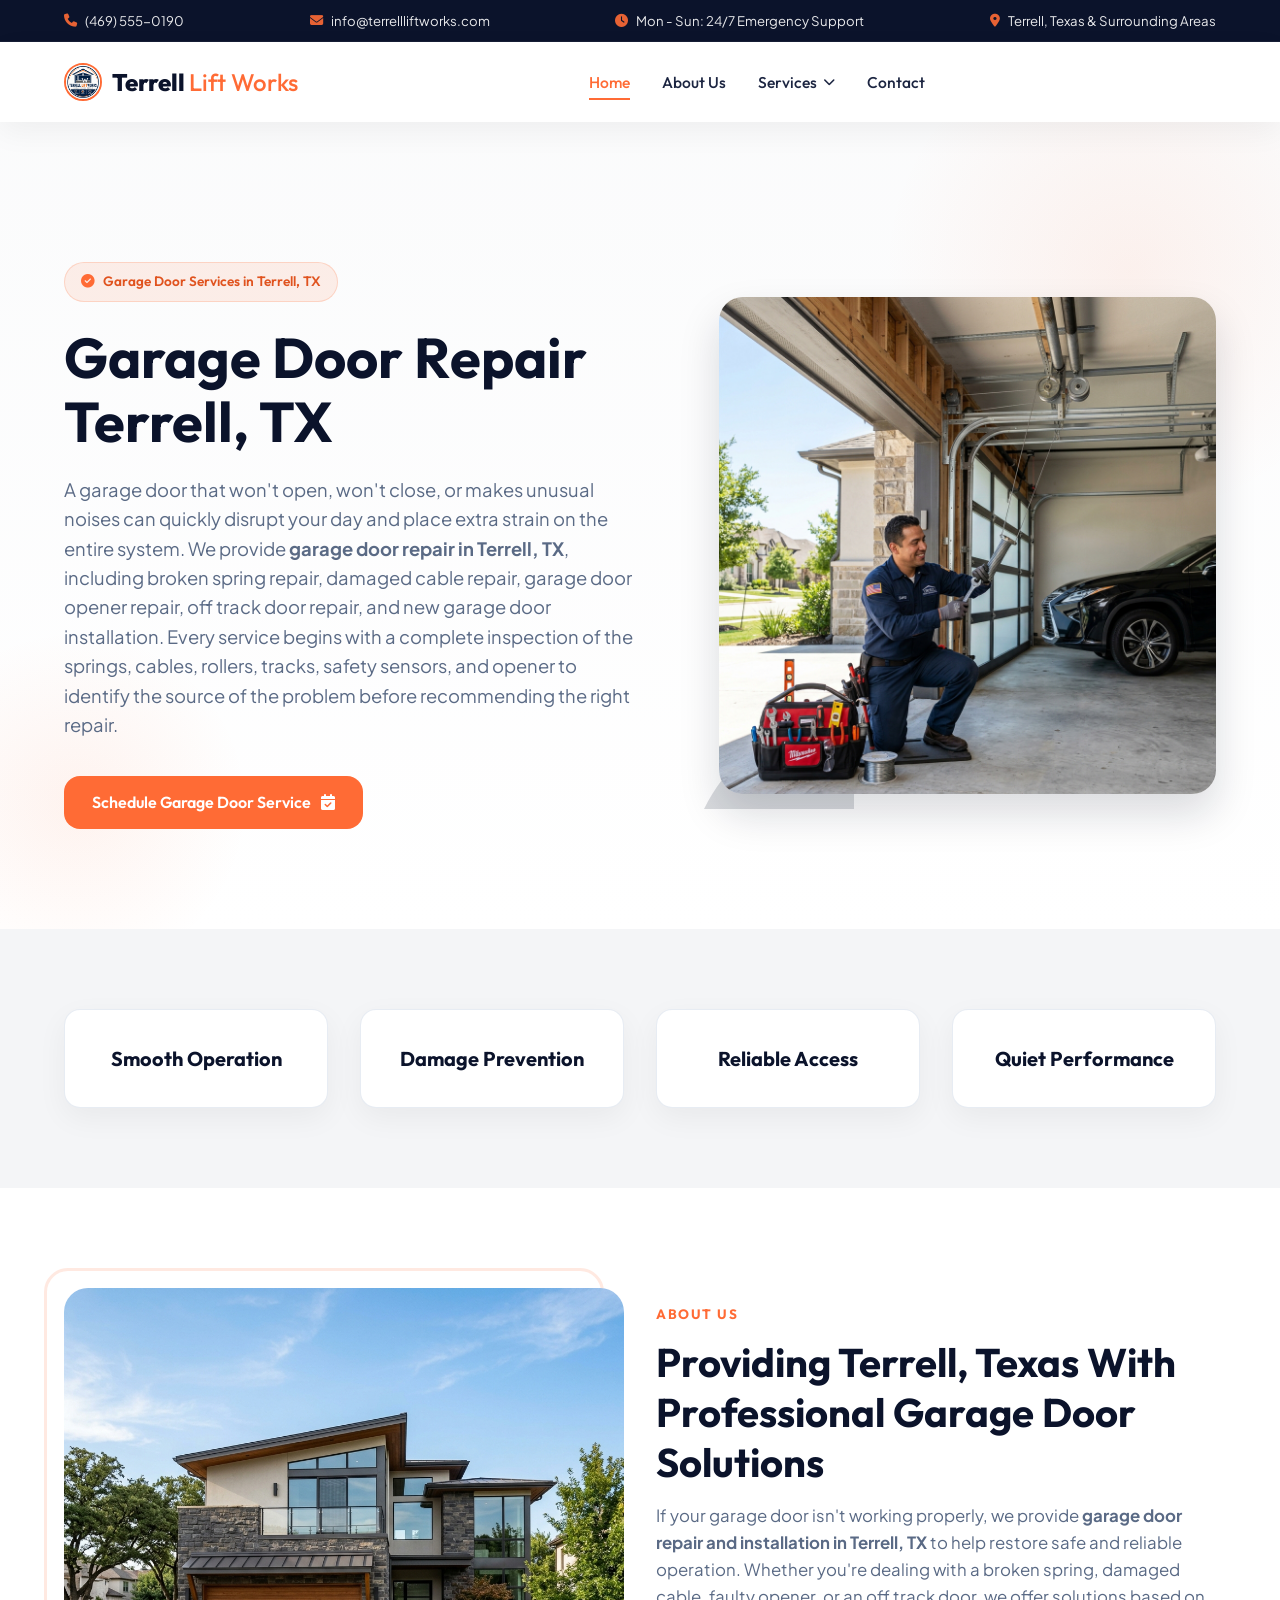
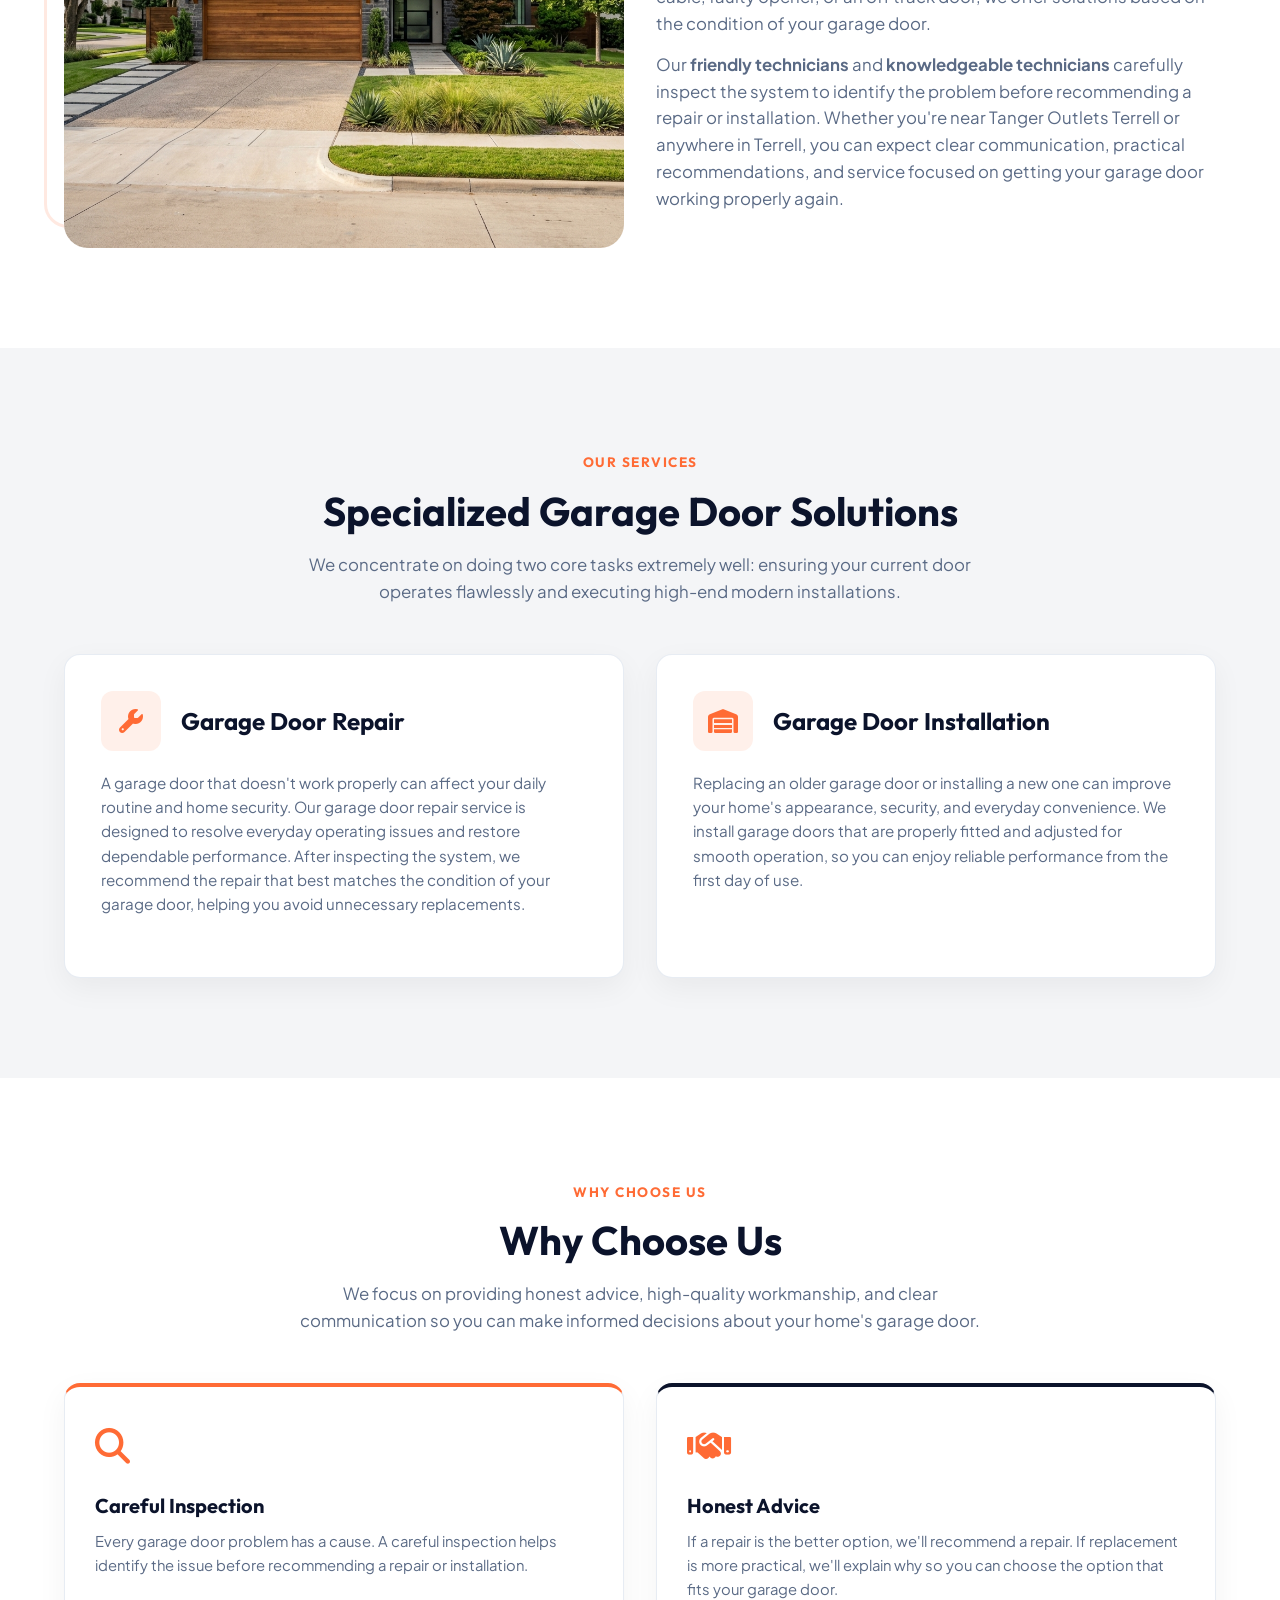
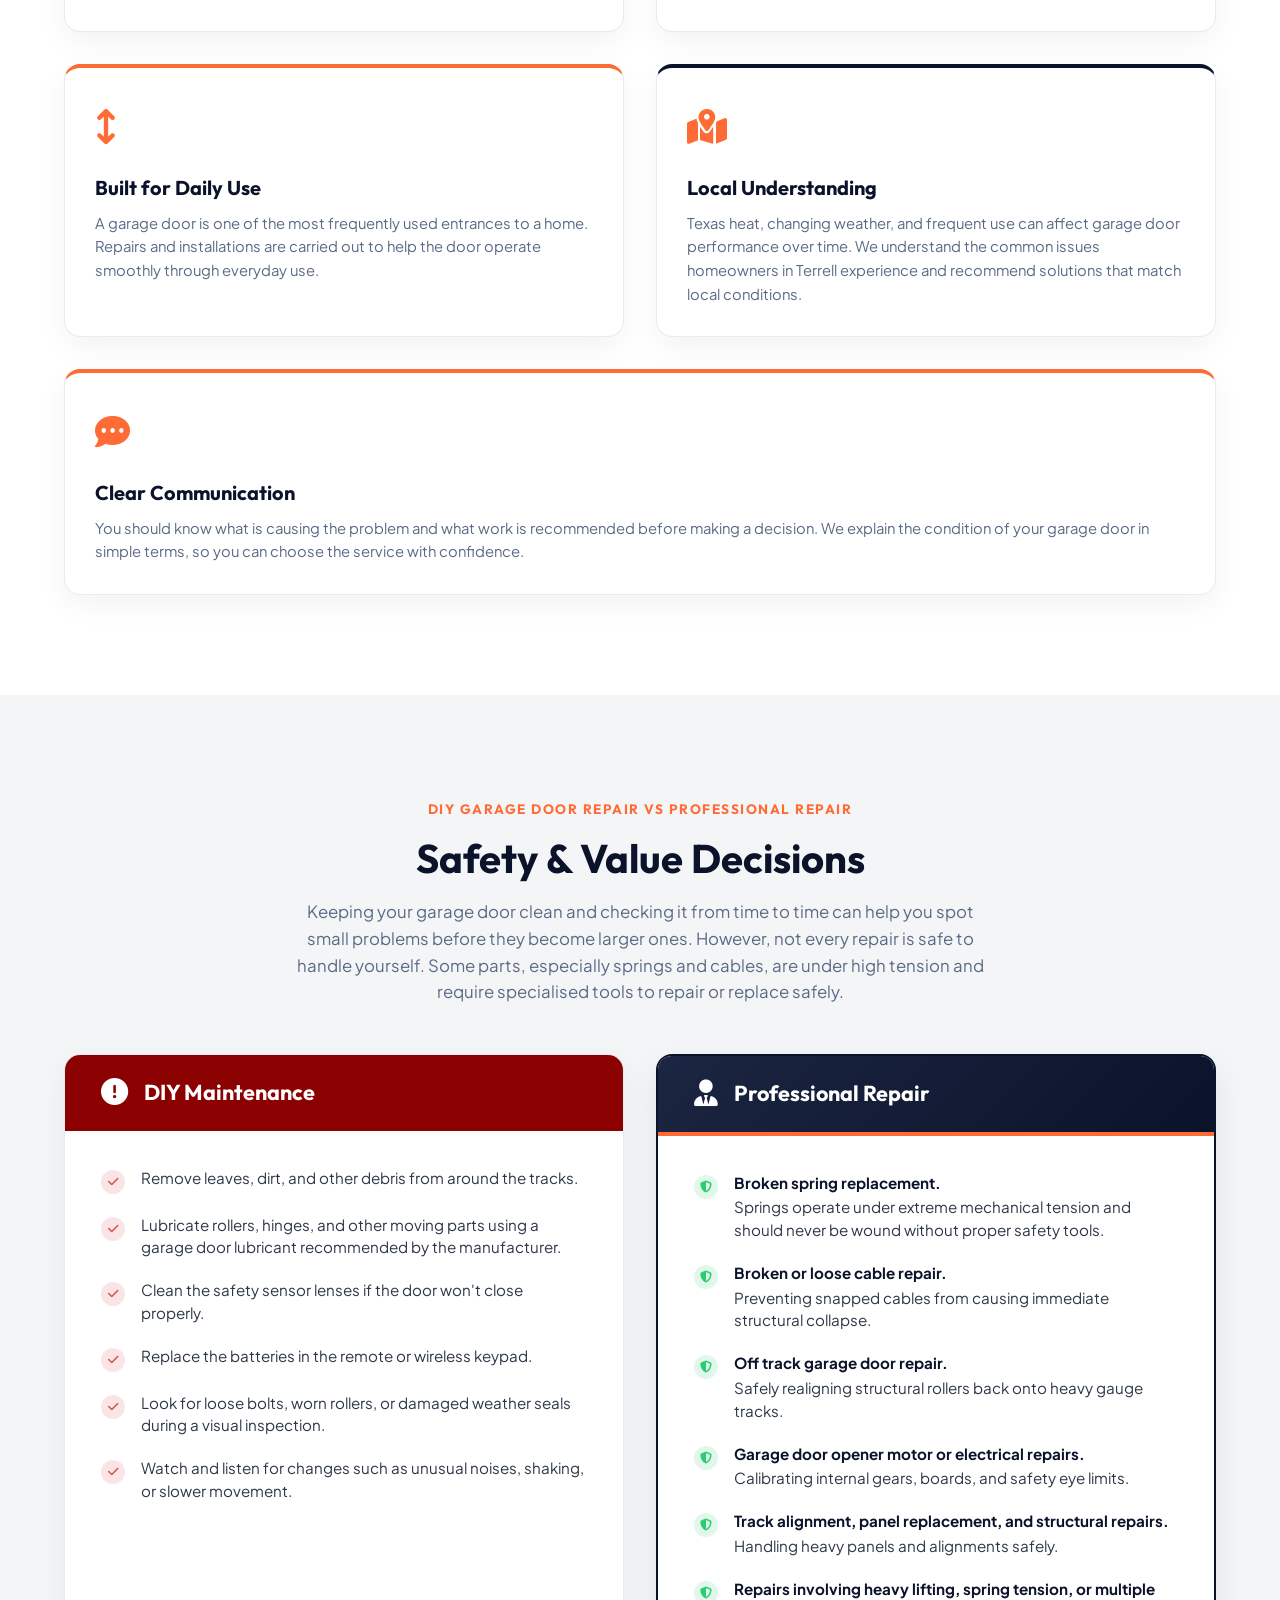
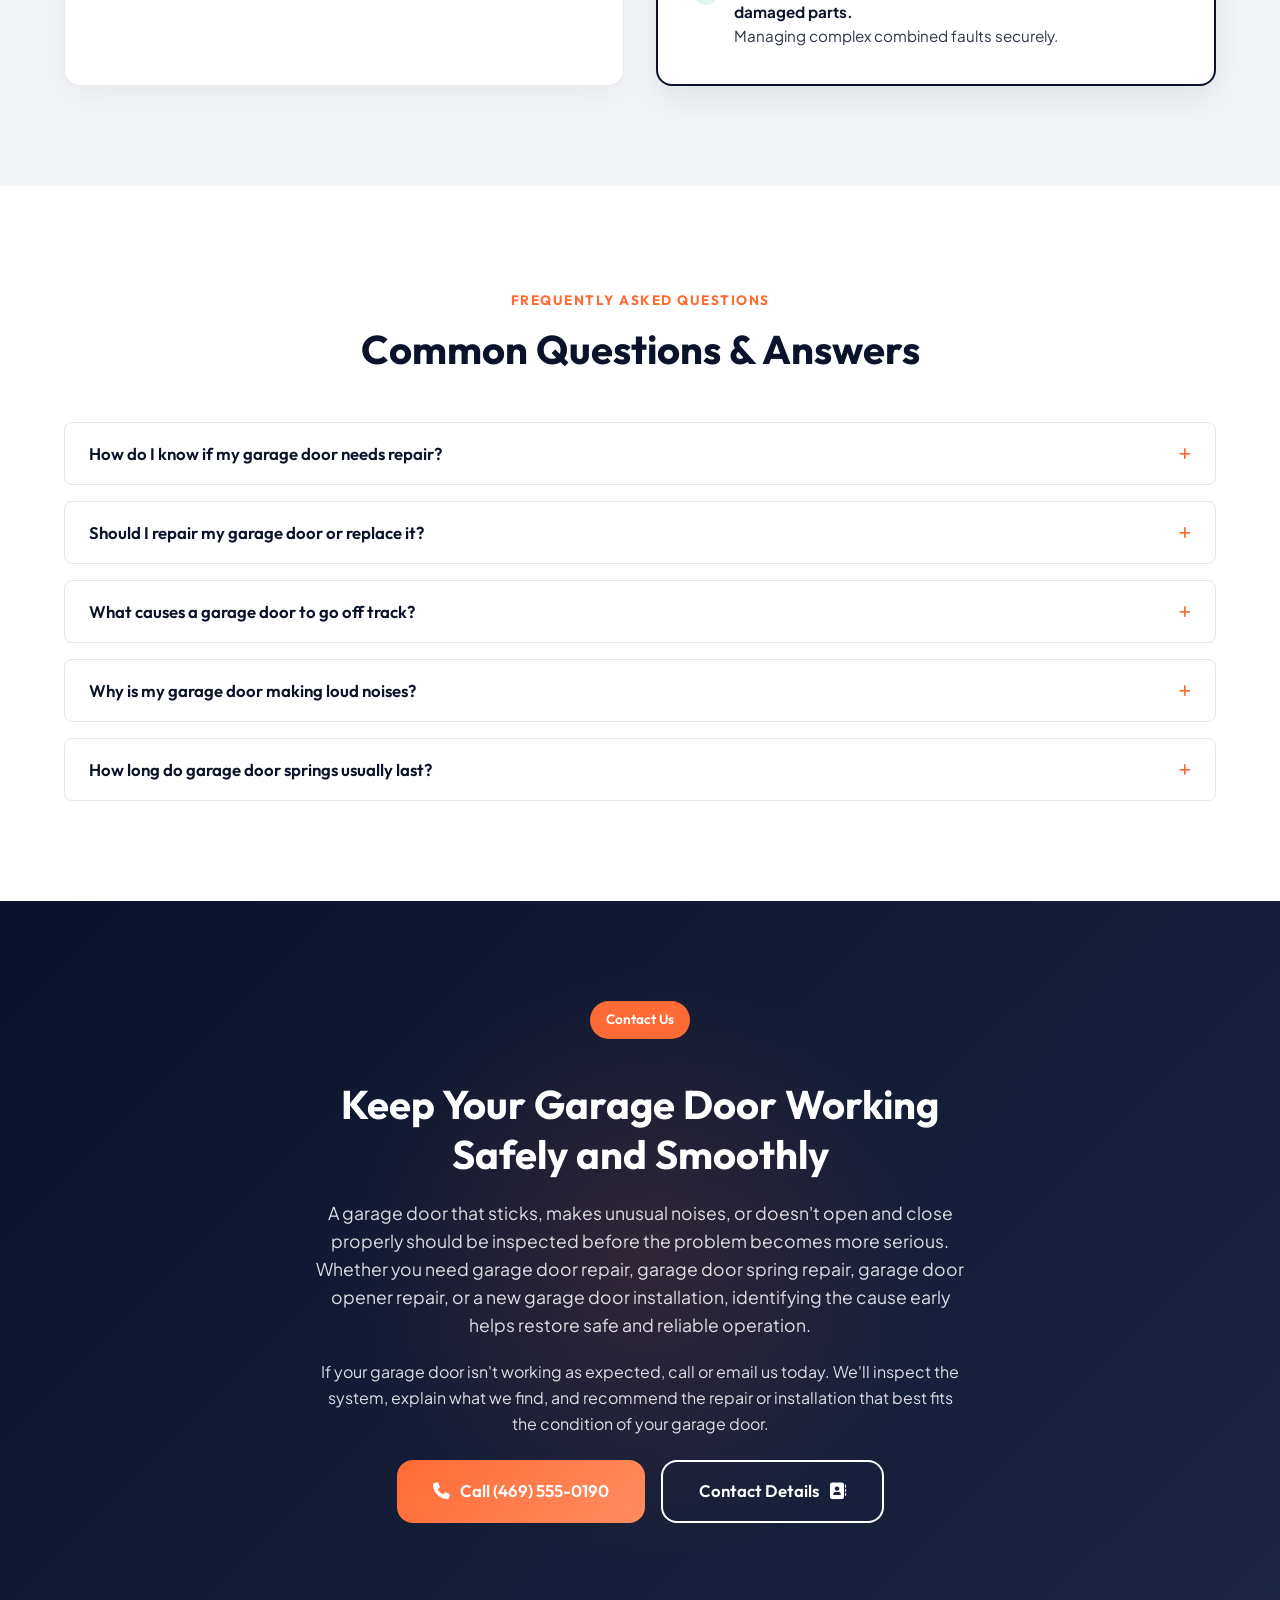
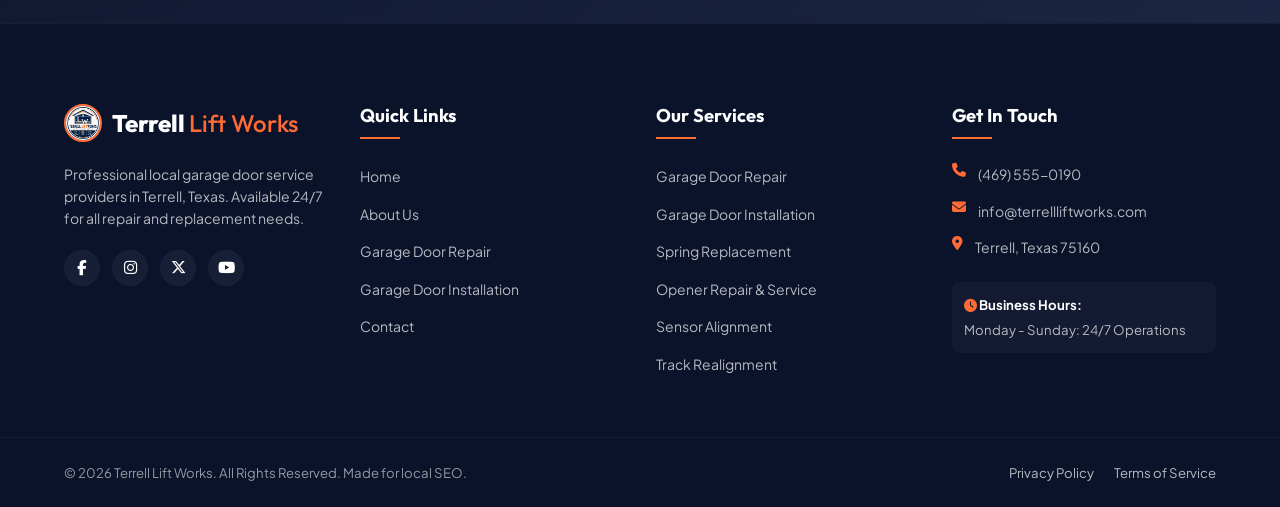
<file: index.html>
<!DOCTYPE html>
<html lang="en">
<head>
    <meta charset="UTF-8">
    <meta name="viewport" content="width=device-width, initial-scale=1.0">
    <title>Garage Door Repair Terrell | Premium Service & Installation</title>
    <meta name="description" content="Looking for reliable garage door repair in Terrell, TX? Our certified technicians offer professional garage door installation, opener repairs, and 24/7 support. Call now!">
    <meta name="robots" content="index, follow">
    <meta name="google-site-verification" content="7vFGpaYrncoliANi8h26w9t9bQyLg8_8anYFkxBMxWg" />
    <link rel="canonical" href="https://garagedoorrepairterrell.vercel.app/">
    
    <!-- Open Graph / Facebook -->
    <meta property="og:type" content="website">
    <meta property="og:url" content="https://garagedoorrepairterrell.vercel.app/">
    <meta property="og:title" content="Garage Door Repair Terrell | Premium Service & Installation">
    <meta property="og:description" content="Certified garage door repair and installation services in Terrell, TX. Same-day emergency service available. Call today for a free quote!">
    <meta property="og:image" content="assets/hero_technician.png">

    <!-- Twitter -->
    <meta property="twitter:card" content="summary_large_image">
    <meta property="twitter:url" content="https://garagedoorrepairterrell.vercel.app/">
    <meta property="twitter:title" content="Garage Door Repair Terrell | Premium Service & Installation">
    <meta property="twitter:description" content="Certified garage door repair and installation services in Terrell, TX. Same-day emergency service available. Call today for a free quote!">
    <meta property="twitter:image" content="assets/hero_technician.png">

    <!-- Google Fonts -->
    <link rel="preconnect" href="https://fonts.googleapis.com">
    <link rel="preconnect" href="https://fonts.gstatic.com" crossorigin>
    <link href="https://fonts.googleapis.com/css2?family=Outfit:wght@400;500;600;700;800&family=Plus+Jakarta+Sans:wght@400;500;600;700&display=swap" rel="stylesheet">

    <!-- Font Awesome Icons -->
    <link rel="stylesheet" href="https://cdnjs.cloudflare.com/ajax/libs/font-awesome/6.4.0/css/all.min.css" integrity="sha512-iecdLmaskl7CVkqkXNQ/ZH/XLlvWZOJyj7Yy7tcenmpD1ypASozpmT/E0iPtmFIB46ZmdtAc9eNBvH0H/ZpiBw==" crossorigin="anonymous" referrerpolicy="no-referrer" />

    <!-- Favicon -->
    <link rel="icon" type="image/jpeg" href="assets/logo.jpg">

    <!-- Custom CSS -->
    <link rel="stylesheet" href="style.css">

    <!-- LocalBusiness Schema Markup -->
    <script type="application/ld+json">
    {
      "@context": "https://schema.org",
      "@type": "HomeAndConstructionBusiness",
      "name": "Terrell Lift Works",
      "image": "assets/hero_technician.png",
      "@id": "https://garagedoorrepairterrell.vercel.app/#business",
      "url": "https://garagedoorrepairterrell.vercel.app/",
      "telephone": "+14695550190",
      "priceRange": "$$",
      "address": {
        "@type": "PostalAddress",
        "streetAddress": "Terrell Service Area",
        "addressLocality": "Terrell",
        "addressRegion": "TX",
        "postalCode": "75160",
        "addressCountry": "US"
      },
      "geo": {
        "@type": "GeoCoordinates",
        "latitude": 32.7362,
        "longitude": -96.2753
      },
      "openingHoursSpecification": {
        "@type": "OpeningHoursSpecification",
        "dayOfWeek": [
          "Monday",
          "Tuesday",
          "Wednesday",
          "Thursday",
          "Friday",
          "Saturday",
          "Sunday"
        ],
        "opens": "00:00",
        "closes": "23:59"
      },
      "sameAs": [
        "https://www.facebook.com/garagedoorrepairterrell",
        "https://www.instagram.com/garagedoorrepairterrell"
      ],
      "areaServed": {
        "@type": "AdministrativeArea",
        "name": "Terrell, TX"
      }
    }
    </script>
</head>
<body>

    <!-- Scroll Progress Bar -->
    <div id="scroll-progress" class="scroll-progress-bar" aria-hidden="true"></div>



    <!-- Top Info Bar -->
    <div class="top-info-bar" role="complementary" aria-label="Quick Contact Info">
        <div class="container info-container">
            <div class="info-item">
                <i class="fa-solid fa-phone info-icon" aria-hidden="true"></i>
                <a href="tel:+14695550190" aria-label="Call us at (469) 555-0190">(469) 555-0190</a>
            </div>
            <div class="info-item">
                <i class="fa-solid fa-envelope info-icon" aria-hidden="true"></i>
                <a href="mailto:info@terrellliftworks.com" aria-label="Email info@terrellliftworks.com">info@terrellliftworks.com</a>
            </div>
            <div class="info-item">
                <i class="fa-solid fa-clock info-icon" aria-hidden="true"></i>
                <span>Mon - Sun: 24/7 Emergency Support</span>
            </div>
            <div class="info-item">
                <i class="fa-solid fa-location-dot info-icon" aria-hidden="true"></i>
                <span>Terrell, Texas & Surrounding Areas</span>
            </div>
        </div>
    </div>

    <!-- Sticky Main Header & Navbar -->
    <header class="main-header" id="main-header">
        <div class="container nav-container">
            <!-- Logo -->
            <a href="index.html" class="logo" aria-label="Terrell Lift Works Home">
                <img src="assets/logo.jpg" alt="Terrell Lift Works Logo" class="logo-image">
                <span class="logo-text">Terrell<span class="logo-accent">Lift Works</span></span>
            </a>

            <!-- Navigation Links -->
            <nav class="nav-menu-wrapper" id="nav-menu-wrapper" aria-label="Main Navigation">
                <ul class="nav-menu" id="nav-menu">
                    <li class="nav-item">
                        <a href="index.html" class="nav-link active">Home</a>
                    </li>
                    <li class="nav-item">
                        <a href="about.html" class="nav-link">About Us</a>
                    </li>
                    <li class="nav-item dropdown">
                        <a href="#services" class="nav-link dropdown-toggle" id="servicesDropdownLink" role="button" aria-expanded="false" aria-haspopup="true">
                            Services <i class="fa-solid fa-chevron-down dropdown-arrow" aria-hidden="true"></i>
                        </a>
                        <ul class="dropdown-menu" aria-labelledby="servicesDropdownLink">
                            <li><a href="garage-door-installation.html" class="dropdown-item">Garage Door Installation</a></li>
                        </ul>
                    </li>
                    <li class="nav-item">
                        <a href="contact.html" class="nav-link">Contact</a>
                    </li>
                </ul>
            </nav>

            <!-- Actions & Hamburger Menu -->
            <div class="header-actions">
                <button class="hamburger-toggle" id="hamburger-toggle" aria-expanded="false" aria-controls="nav-menu-wrapper" aria-label="Toggle Navigation Menu">
                    <span class="bar bar-top"></span>
                    <span class="bar bar-mid"></span>
                    <span class="bar bar-bot"></span>
                </button>
            </div>
        </div>
    </header>

    <main>
        <!-- Hero Section -->
        <section id="home" class="hero-section" aria-label="Welcome">
            <!-- Floating Abstract Background Elements -->
            <div class="floating-shape shape-1" aria-hidden="true"></div>
            <div class="floating-shape shape-2" aria-hidden="true"></div>
            
            <div class="container hero-container">
                <!-- Hero Left Content -->
                <div class="hero-content reveal-left">
                    <span class="badge" role="status"><i class="fa-solid fa-circle-check text-orange" aria-hidden="true"></i> Garage Door Services in Terrell, TX</span>
                    <h1 class="hero-heading">Garage Door Repair Terrell, TX</h1>
                    <p class="hero-lead">A garage door that won't open, won't close, or makes unusual noises can quickly disrupt your day and place extra strain on the entire system. We provide <strong>garage door repair in Terrell, TX</strong>, including broken spring repair, damaged cable repair, garage door opener repair, off track door repair, and new garage door installation. Every service begins with a complete inspection of the springs, cables, rollers, tracks, safety sensors, and opener to identify the source of the problem before recommending the right repair.</p>
                    <a href="contact.html" class="btn btn-primary shadow-pulse">
                        Schedule Garage Door Service <i class="fa-solid fa-calendar-check" aria-hidden="true"></i>
                    </a>

                </div>

                <!-- Hero Right Media -->
                <div class="hero-media reveal-right">
                    <!-- Elegant curved decorative shapes -->
                    <div class="curved-decorator" aria-hidden="true">
                        <svg viewBox="0 0 100 100" preserveAspectRatio="none">
                            <path d="M0,100 C30,40 70,60 100,0 L100,100 Z" fill="var(--color-navy-dark)"></path>
                        </svg>
                    </div>
                    <div class="image-wrapper">
                        <img src="assets/hero_technician.png" alt="Certified technician repairing a residential garage door mechanism in Terrell, TX" class="hero-img" width="600" height="500">
                    </div>
                </div>
            </div>
        </section>

        <!-- USP Section -->
        <section id="usp" class="usp-section bg-light" aria-label="Our Value Proposition">
            <div class="container">
                <div class="grid grid-4 text-center">
                    <!-- USP Card 1 -->
                    <div class="card usp-card reveal-up">
                        <h3 class="usp-title" style="font-size: 1.25rem; margin-bottom: 0;">Smooth Operation</h3>
                    </div>
                    <!-- USP Card 2 -->
                    <div class="card usp-card reveal-up" style="animation-delay: 0.1s;">
                        <h3 class="usp-title" style="font-size: 1.25rem; margin-bottom: 0;">Damage Prevention</h3>
                    </div>
                    <!-- USP Card 3 -->
                    <div class="card usp-card reveal-up" style="animation-delay: 0.2s;">
                        <h3 class="usp-title" style="font-size: 1.25rem; margin-bottom: 0;">Reliable Access</h3>
                    </div>
                    <!-- USP Card 4 -->
                    <div class="card usp-card reveal-up" style="animation-delay: 0.3s;">
                        <h3 class="usp-title" style="font-size: 1.25rem; margin-bottom: 0;">Quiet Performance</h3>
                    </div>
                </div>
            </div>
        </section>

        <!-- About Us Section -->
        <section id="about" class="about-section" aria-label="About Our Company">
            <div class="container grid grid-2 align-center">
                <!-- Left: Media Showcase -->
                <div class="about-media reveal-left">
                    <div class="about-decoration" aria-hidden="true"></div>
                    <div class="image-wrapper shadow-lg">
                        <img src="assets/about_garage.png" alt="A newly installed modern luxury garage door in a Terrell residential house" class="about-img" loading="lazy" width="600" height="400">
                    </div>

                </div>

                <!-- Right: Text Content -->
                <div class="about-content reveal-right">
                    <span class="section-subtitle">About Us</span>
                    <h2 class="section-title">Providing Terrell, Texas With Professional Garage Door Solutions</h2>
                    <p class="section-desc">If your garage door isn't working properly, we provide <strong>garage door repair and installation in Terrell, TX</strong> to help restore safe and reliable operation. Whether you're dealing with a broken spring, damaged cable, faulty opener, or an off track door, we offer solutions based on the condition of your garage door.</p>
                    <p class="section-desc" style="margin-top: -10px;">Our <strong>friendly technicians</strong> and <strong>knowledgeable technicians</strong> carefully inspect the system to identify the problem before recommending a repair or installation. Whether you're near Tanger Outlets Terrell or anywhere in Terrell, you can expect clear communication, practical recommendations, and service focused on getting your garage door working properly again.</p>
                </div>
            </div>
        </section>

        <!-- Services Section -->
        <section id="services" class="services-section bg-light" aria-label="Our Core Services">
            <div class="container">
                <div class="text-center max-w-700 mx-auto mb-5">
                    <span class="section-subtitle">Our Services</span>
                    <h2 class="section-title">Specialized Garage Door Solutions</h2>
                    <p class="section-desc">We concentrate on doing two core tasks extremely well: ensuring your current door operates flawlessly and executing high-end modern installations.</p>
                </div>

                <div class="grid grid-2">
                    <!-- Service 1: Repair -->
                    <article id="service-repair" class="card service-card reveal-left">
                        <div class="service-header">
                            <div class="service-icon"><i class="fa-solid fa-wrench" aria-hidden="true"></i></div>
                            <h3 class="service-title">Garage Door Repair</h3>
                        </div>
                        <p class="service-desc">A garage door that doesn't work properly can affect your daily routine and home security. Our garage door repair service is designed to resolve everyday operating issues and restore dependable performance. After inspecting the system, we recommend the repair that best matches the condition of your garage door, helping you avoid unnecessary replacements.</p>
                    </article>

                    <!-- Service 2: Installation -->
                    <article id="service-installation" class="card service-card reveal-right">
                        <div class="service-header">
                            <div class="service-icon"><i class="fa-solid fa-warehouse" aria-hidden="true"></i></div>
                            <h3 class="service-title">Garage Door Installation</h3>
                        </div>
                        <p class="service-desc">Replacing an older garage door or installing a new one can improve your home's appearance, security, and everyday convenience. We install garage doors that are properly fitted and adjusted for smooth operation, so you can enjoy reliable performance from the first day of use.</p>
                    </article>
                </div>
            </div>
        </section>

        <!-- Why Choose Us Section -->
        <section id="why-us" class="why-us-section" aria-label="Why Choose Terrell Lift Works">
            <div class="container">
                <div class="text-center max-w-700 mx-auto mb-5">
                    <span class="section-subtitle">Why Choose Us</span>
                    <h2 class="section-title">Why Choose Us</h2>
                    <p class="section-desc">We focus on providing honest advice, high-quality workmanship, and clear communication so you can make informed decisions about your home's garage door.</p>
                </div>

                <div class="grid grid-2">
                    <!-- Feature Card 1 -->
                    <div class="card comparison-card reveal-up" style="border-top-color: var(--color-orange); padding: 30px;">
                        <div class="comparison-icon"><i class="fa-solid fa-magnifying-glass" aria-hidden="true"></i></div>
                        <h3 class="comparison-title">Careful Inspection</h3>
                        <p class="comparison-desc">Every garage door problem has a cause. A careful inspection helps identify the issue before recommending a repair or installation.</p>
                    </div>

                    <!-- Feature Card 2 -->
                    <div class="card comparison-card reveal-up" style="border-top-color: var(--color-navy-dark); padding: 30px; animation-delay: 0.1s;">
                        <div class="comparison-icon"><i class="fa-solid fa-handshake" aria-hidden="true"></i></div>
                        <h3 class="comparison-title">Honest Advice</h3>
                        <p class="comparison-desc">If a repair is the better option, we'll recommend a repair. If replacement is more practical, we'll explain why so you can choose the option that fits your garage door.</p>
                    </div>

                    <!-- Feature Card 3 -->
                    <div class="card comparison-card reveal-up" style="border-top-color: var(--color-orange); padding: 30px; animation-delay: 0.2s;">
                        <div class="comparison-icon"><i class="fa-solid fa-arrows-up-down" aria-hidden="true"></i></div>
                        <h3 class="comparison-title">Built for Daily Use</h3>
                        <p class="comparison-desc">A garage door is one of the most frequently used entrances to a home. Repairs and installations are carried out to help the door operate smoothly through everyday use.</p>
                    </div>

                    <!-- Feature Card 4 -->
                    <div class="card comparison-card reveal-up" style="border-top-color: var(--color-navy-dark); padding: 30px; animation-delay: 0.3s;">
                        <div class="comparison-icon"><i class="fa-solid fa-map-location-dot" aria-hidden="true"></i></div>
                        <h3 class="comparison-title">Local Understanding</h3>
                        <p class="comparison-desc">Texas heat, changing weather, and frequent use can affect garage door performance over time. We understand the common issues homeowners in Terrell experience and recommend solutions that match local conditions.</p>
                    </div>

                    <!-- Feature Card 5 -->
                    <div class="card comparison-card grid-span-2 reveal-up" style="border-top-color: var(--color-orange); padding: 30px; animation-delay: 0.4s;">
                        <div class="comparison-icon"><i class="fa-solid fa-comment-dots" aria-hidden="true"></i></div>
                        <h3 class="comparison-title">Clear Communication</h3>
                        <p class="comparison-desc">You should know what is causing the problem and what work is recommended before making a decision. We explain the condition of your garage door in simple terms, so you can choose the service with confidence.</p>
                    </div>
                </div>
            </div>
        </section>

        <!-- DIY vs Professional Section -->
        <section id="diy-vs-pro" class="diy-section bg-light" aria-label="DIY vs Professional Service Comparison">
            <div class="container">
                <div class="text-center max-w-700 mx-auto mb-5">
                    <span class="section-subtitle">DIY Garage Door Repair vs Professional Repair</span>
                    <h2 class="section-title">Safety & Value Decisions</h2>
                    <p class="section-desc">Keeping your garage door clean and checking it from time to time can help you spot small problems before they become larger ones. However, not every repair is safe to handle yourself. Some parts, especially springs and cables, are under high tension and require specialised tools to repair or replace safely.</p>
                </div>

                <div class="grid grid-2">
                    <!-- DIY Column -->
                    <div class="card diy-card reveal-left">
                        <div class="card-header-accent bg-dark-red">
                            <i class="fa-solid fa-circle-exclamation icon-large" aria-hidden="true"></i>
                            <h3>DIY Maintenance</h3>
                        </div>
                        <div class="card-body">
                            <ul class="diy-pro-list" role="list">
                                <li class="pro-con con">
                                    <div class="icon-indicator"><i class="fa-solid fa-check" aria-hidden="true"></i></div>
                                    <div class="item-text">
                                        Remove leaves, dirt, and other debris from around the tracks.
                                    </div>
                                </li>
                                <li class="pro-con con">
                                    <div class="icon-indicator"><i class="fa-solid fa-check" aria-hidden="true"></i></div>
                                    <div class="item-text">
                                        Lubricate rollers, hinges, and other moving parts using a garage door lubricant recommended by the manufacturer.
                                    </div>
                                </li>
                                <li class="pro-con con">
                                    <div class="icon-indicator"><i class="fa-solid fa-check" aria-hidden="true"></i></div>
                                    <div class="item-text">
                                        Clean the safety sensor lenses if the door won't close properly.
                                    </div>
                                </li>
                                <li class="pro-con con">
                                    <div class="icon-indicator"><i class="fa-solid fa-check" aria-hidden="true"></i></div>
                                    <div class="item-text">
                                        Replace the batteries in the remote or wireless keypad.
                                    </div>
                                </li>
                                <li class="pro-con con">
                                    <div class="icon-indicator"><i class="fa-solid fa-check" aria-hidden="true"></i></div>
                                    <div class="item-text">
                                        Look for loose bolts, worn rollers, or damaged weather seals during a visual inspection.
                                    </div>
                                </li>
                                <li class="pro-con con">
                                    <div class="icon-indicator"><i class="fa-solid fa-check" aria-hidden="true"></i></div>
                                    <div class="item-text">
                                        Watch and listen for changes such as unusual noises, shaking, or slower movement.
                                    </div>
                                </li>
                            </ul>
                        </div>
                    </div>

                    <!-- Professional Column -->
                    <div class="card pro-card highlighted-pro reveal-right">
                        <div class="card-header-accent bg-orange-gradient">
                            <i class="fa-solid fa-user-tie icon-large" aria-hidden="true"></i>
                            <h3>Professional Repair</h3>
                        </div>
                        <div class="card-body">
                            <ul class="diy-pro-list" role="list">
                                <li class="pro-con pro">
                                    <div class="icon-indicator"><i class="fa-solid fa-shield-halved" aria-hidden="true"></i></div>
                                    <div class="item-text">
                                        <strong>Broken spring replacement.</strong> Springs operate under extreme mechanical tension and should never be wound without proper safety tools.
                                    </div>
                                </li>
                                <li class="pro-con pro">
                                    <div class="icon-indicator"><i class="fa-solid fa-shield-halved" aria-hidden="true"></i></div>
                                    <div class="item-text">
                                        <strong>Broken or loose cable repair.</strong> Preventing snapped cables from causing immediate structural collapse.
                                    </div>
                                </li>
                                <li class="pro-con pro">
                                    <div class="icon-indicator"><i class="fa-solid fa-shield-halved" aria-hidden="true"></i></div>
                                    <div class="item-text">
                                        <strong>Off track garage door repair.</strong> Safely realigning structural rollers back onto heavy gauge tracks.
                                    </div>
                                </li>
                                <li class="pro-con pro">
                                    <div class="icon-indicator"><i class="fa-solid fa-shield-halved" aria-hidden="true"></i></div>
                                    <div class="item-text">
                                        <strong>Garage door opener motor or electrical repairs.</strong> Calibrating internal gears, boards, and safety eye limits.
                                    </div>
                                </li>
                                <li class="pro-con pro">
                                    <div class="icon-indicator"><i class="fa-solid fa-shield-halved" aria-hidden="true"></i></div>
                                    <div class="item-text">
                                        <strong>Track alignment, panel replacement, and structural repairs.</strong> Handling heavy panels and alignments safely.
                                    </div>
                                </li>
                                <li class="pro-con pro">
                                    <div class="icon-indicator"><i class="fa-solid fa-shield-halved" aria-hidden="true"></i></div>
                                    <div class="item-text">
                                        <strong>Repairs involving heavy lifting, spring tension, or multiple damaged parts.</strong> Managing complex combined faults securely.
                                    </div>
                                </li>
                            </ul>
                        </div>
                    </div>
                </div>
            </div>
        </section>

        <!-- FAQ Section -->
        <section id="faq" class="faq-section" aria-label="Frequently Asked Questions">
            <div class="container">
                <div class="text-center max-w-700 mx-auto mb-5">
                    <span class="section-subtitle">Frequently Asked Questions</span>
                    <h2 class="section-title">Common Questions &amp; Answers</h2>
                </div>

                <div class="faq-accordion reveal-up">
                    <!-- Item 1 -->
                    <div class="faq-item">
                        <button class="faq-trigger" aria-expanded="false" aria-controls="faq-answer-1">
                            <span class="faq-question">How do I know if my garage door needs repair?</span>
                            <span class="faq-icon-wrapper" aria-hidden="true"><i class="fa-solid fa-plus"></i></span>
                        </button>
                        <div id="faq-answer-1" class="faq-content" hidden>
                            <div class="faq-content-inner">
                                <p>A garage door may need repair if it makes unusual noises, moves unevenly, opens slowly, stops halfway, or does not open and close properly. Other signs include broken springs, damaged cables, worn rollers, bent tracks, or an opener that does not respond consistently. Having the entire system inspected helps identify the cause before additional parts become affected.</p>
                            </div>
                        </div>
                    </div>

                    <!-- Item 2 -->
                    <div class="faq-item">
                        <button class="faq-trigger" aria-expanded="false" aria-controls="faq-answer-2">
                            <span class="faq-question">Should I repair my garage door or replace it?</span>
                            <span class="faq-icon-wrapper" aria-hidden="true"><i class="fa-solid fa-plus"></i></span>
                        </button>
                        <div id="faq-answer-2" class="faq-content" hidden>
                            <div class="faq-content-inner">
                                <p>The right choice depends on the age of the door, the condition of its components, and the extent of the damage. Many problems, such as broken springs, worn rollers, damaged cables, or opener issues, can often be repaired. If the door has significant structural damage or several major components have reached the end of their service life, replacement may be the more practical long-term option.</p>
                            </div>
                        </div>
                    </div>

                    <!-- Item 3 -->
                    <div class="faq-item">
                        <button class="faq-trigger" aria-expanded="false" aria-controls="faq-answer-3">
                            <span class="faq-question">What causes a garage door to go off track?</span>
                            <span class="faq-icon-wrapper" aria-hidden="true"><i class="fa-solid fa-plus"></i></span>
                        </button>
                        <div id="faq-answer-3" class="faq-content" hidden>
                            <div class="faq-content-inner">
                                <p>A garage door can come off its tracks because of broken cables, worn rollers, loose hardware, accidental impact, or tracks that have become bent or misaligned. Continuing to operate the door in this condition can place extra stress on other parts of the system, so the cause should be identified before the door is used again.</p>
                            </div>
                        </div>
                    </div>

                    <!-- Item 4 -->
                    <div class="faq-item">
                        <button class="faq-trigger" aria-expanded="false" aria-controls="faq-answer-4">
                            <span class="faq-question">Why is my garage door making loud noises?</span>
                            <span class="faq-icon-wrapper" aria-hidden="true"><i class="fa-solid fa-plus"></i></span>
                        </button>
                        <div id="faq-answer-4" class="faq-content" hidden>
                            <div class="faq-content-inner">
                                <p>Grinding, squeaking, rattling, or banging noises often indicate that a component needs attention. Worn rollers, loose hinges, damaged bearings, dry moving parts, misaligned tracks, or aging springs are common causes. A complete inspection helps determine where the noise is coming from and whether any parts need adjustment or replacement.</p>
                            </div>
                        </div>
                    </div>

                    <!-- Item 5 -->
                    <div class="faq-item">
                        <button class="faq-trigger" aria-expanded="false" aria-controls="faq-answer-5">
                            <span class="faq-question">How long do garage door springs usually last?</span>
                            <span class="faq-icon-wrapper" aria-hidden="true"><i class="fa-solid fa-plus"></i></span>
                        </button>
                        <div id="faq-answer-5" class="faq-content" hidden>
                            <div class="faq-content-inner">
                                <p>The lifespan of garage door springs depends on the spring type, the quality of the material, and how often the door is used. Standard torsion springs are commonly rated for a specific number of open and close cycles, so a garage door used several times each day may wear springs more quickly than one used less often. Regular inspections can help identify signs of wear before a spring fails.</p>
                            </div>
                        </div>
                    </div>
                </div>
            </div>
        </section>

        <!-- CTA Section -->
        <section class="cta-section" aria-label="Urgent Repair Callout">
            <div class="cta-bg-decorator" aria-hidden="true"></div>
            <div class="container text-center max-w-700 reveal-up">
                <span class="badge badge-orange">Contact Us</span>
                <h2 class="cta-title">Keep Your Garage Door Working Safely and Smoothly</h2>
                <p class="cta-desc">A garage door that sticks, makes unusual noises, or doesn't open and close properly should be inspected before the problem becomes more serious. Whether you need garage door repair, garage door spring repair, garage door opener repair, or a new garage door installation, identifying the cause early helps restore safe and reliable operation.</p>
                <p class="cta-desc" style="font-size: 1rem; margin-top: -16px; margin-bottom: 24px;">If your garage door isn't working as expected, call or email us today. We'll inspect the system, explain what we find, and recommend the repair or installation that best fits the condition of your garage door.</p>
                <div class="cta-buttons">
                    <a href="tel:+14695550190" class="btn btn-orange-gradient btn-lg shadow-hover">
                        <i class="fa-solid fa-phone" aria-hidden="true"></i> Call (469) 555-0190
                    </a>
                    <a href="contact.html" class="btn btn-outline-white btn-lg">
                        Contact Details <i class="fa-solid fa-address-book" aria-hidden="true"></i>
                    </a>
                </div>
            </div>
        </section>
    </main>

    <!-- Footer -->
    <footer class="main-footer" role="contentinfo">
        <div class="container grid grid-4">
            <!-- Col 1: About & Social -->
            <div class="footer-col footer-col-about">
                <a href="index.html" class="logo footer-logo" aria-label="Terrell Lift Works Home">
                    <img src="assets/logo.jpg" alt="Terrell Lift Works Logo" class="logo-image">
                    <span class="logo-text">Terrell<span class="logo-accent">Lift Works</span></span>
                </a>
                <p class="footer-about-text">Professional local garage door service providers in Terrell, Texas. Available 24/7 for all repair and replacement needs.</p>
                <div class="footer-socials">
                    <a href="https://facebook.com/" target="_blank" rel="noopener" aria-label="Facebook Page"><i class="fa-brands fa-facebook-f"></i></a>
                    <a href="https://instagram.com/" target="_blank" rel="noopener" aria-label="Instagram Profile"><i class="fa-brands fa-instagram"></i></a>
                    <a href="https://twitter.com/" target="_blank" rel="noopener" aria-label="Twitter Feed"><i class="fa-brands fa-x-twitter"></i></a>
                    <a href="https://youtube.com/" target="_blank" rel="noopener" aria-label="YouTube Channel"><i class="fa-brands fa-youtube"></i></a>
                </div>
            </div>

            <!-- Col 2: Quick Links -->
            <div class="footer-col">
                <h4 class="footer-col-title">Quick Links</h4>
                <ul class="footer-links" role="list">
                    <li><a href="index.html">Home</a></li>
                    <li><a href="about.html">About Us</a></li>
                    <li><a href="garage-door-repair.html">Garage Door Repair</a></li>
                    <li><a href="garage-door-installation.html">Garage Door Installation</a></li>
                    <li><a href="contact.html">Contact</a></li>
                </ul>
            </div>

            <!-- Col 3: Services -->
            <div class="footer-col">
                <h4 class="footer-col-title">Our Services</h4>
                <ul class="footer-links" role="list">
                    <li><a href="garage-door-repair.html">Garage Door Repair</a></li>
                    <li><a href="garage-door-installation.html">Garage Door Installation</a></li>
                    <li><a href="garage-door-repair.html">Spring Replacement</a></li>
                    <li><a href="garage-door-repair.html">Opener Repair &amp; Service</a></li>
                    <li><a href="garage-door-repair.html">Sensor Alignment</a></li>
                    <li><a href="garage-door-repair.html">Track Realignment</a></li>
                </ul>
            </div>

            <!-- Col 4: Contact Info & Hours -->
            <div class="footer-col">
                <h4 class="footer-col-title">Get In Touch</h4>
                <address class="footer-contact-info">
                    <div class="footer-info-item">
                        <i class="fa-solid fa-phone text-orange" aria-hidden="true"></i>
                        <a href="tel:+14695550190">(469) 555-0190</a>
                    </div>
                    <div class="footer-info-item">
                        <i class="fa-solid fa-envelope text-orange" aria-hidden="true"></i>
                        <a href="mailto:info@terrellliftworks.com">info@terrellliftworks.com</a>
                    </div>
                    <div class="footer-info-item">
                        <i class="fa-solid fa-location-dot text-orange" aria-hidden="true"></i>
                        <span>Terrell, Texas 75160</span>
                    </div>
                </address>
                <div class="footer-hours mt-3">
                    <span class="hours-title"><i class="fa-solid fa-clock text-orange" aria-hidden="true"></i> Business Hours:</span>
                    <span class="hours-val">Monday - Sunday: 24/7 Operations</span>
                </div>
            </div>
        </div>

        <!-- Footer Bottom -->
        <div class="footer-bottom">
            <div class="container flex-row flex-between">
                <p class="copyright">&copy; 2026 Terrell Lift Works. All Rights Reserved. Made for local SEO.</p>
                <ul class="footer-legal-links" role="list">
                    <li><a href="index.html">Privacy Policy</a></li>
                    <li><a href="index.html">Terms of Service</a></li>
                </ul>
            </div>
        </div>
    </footer>

    <!-- Back to Top Button -->
    <button id="back-to-top" class="back-to-top-btn" aria-label="Back to Top">
        <i class="fa-solid fa-arrow-up" aria-hidden="true"></i>
    </button>

    <!-- Custom Script -->
    <script src="script.js"></script>
</body>
</html>
</file>
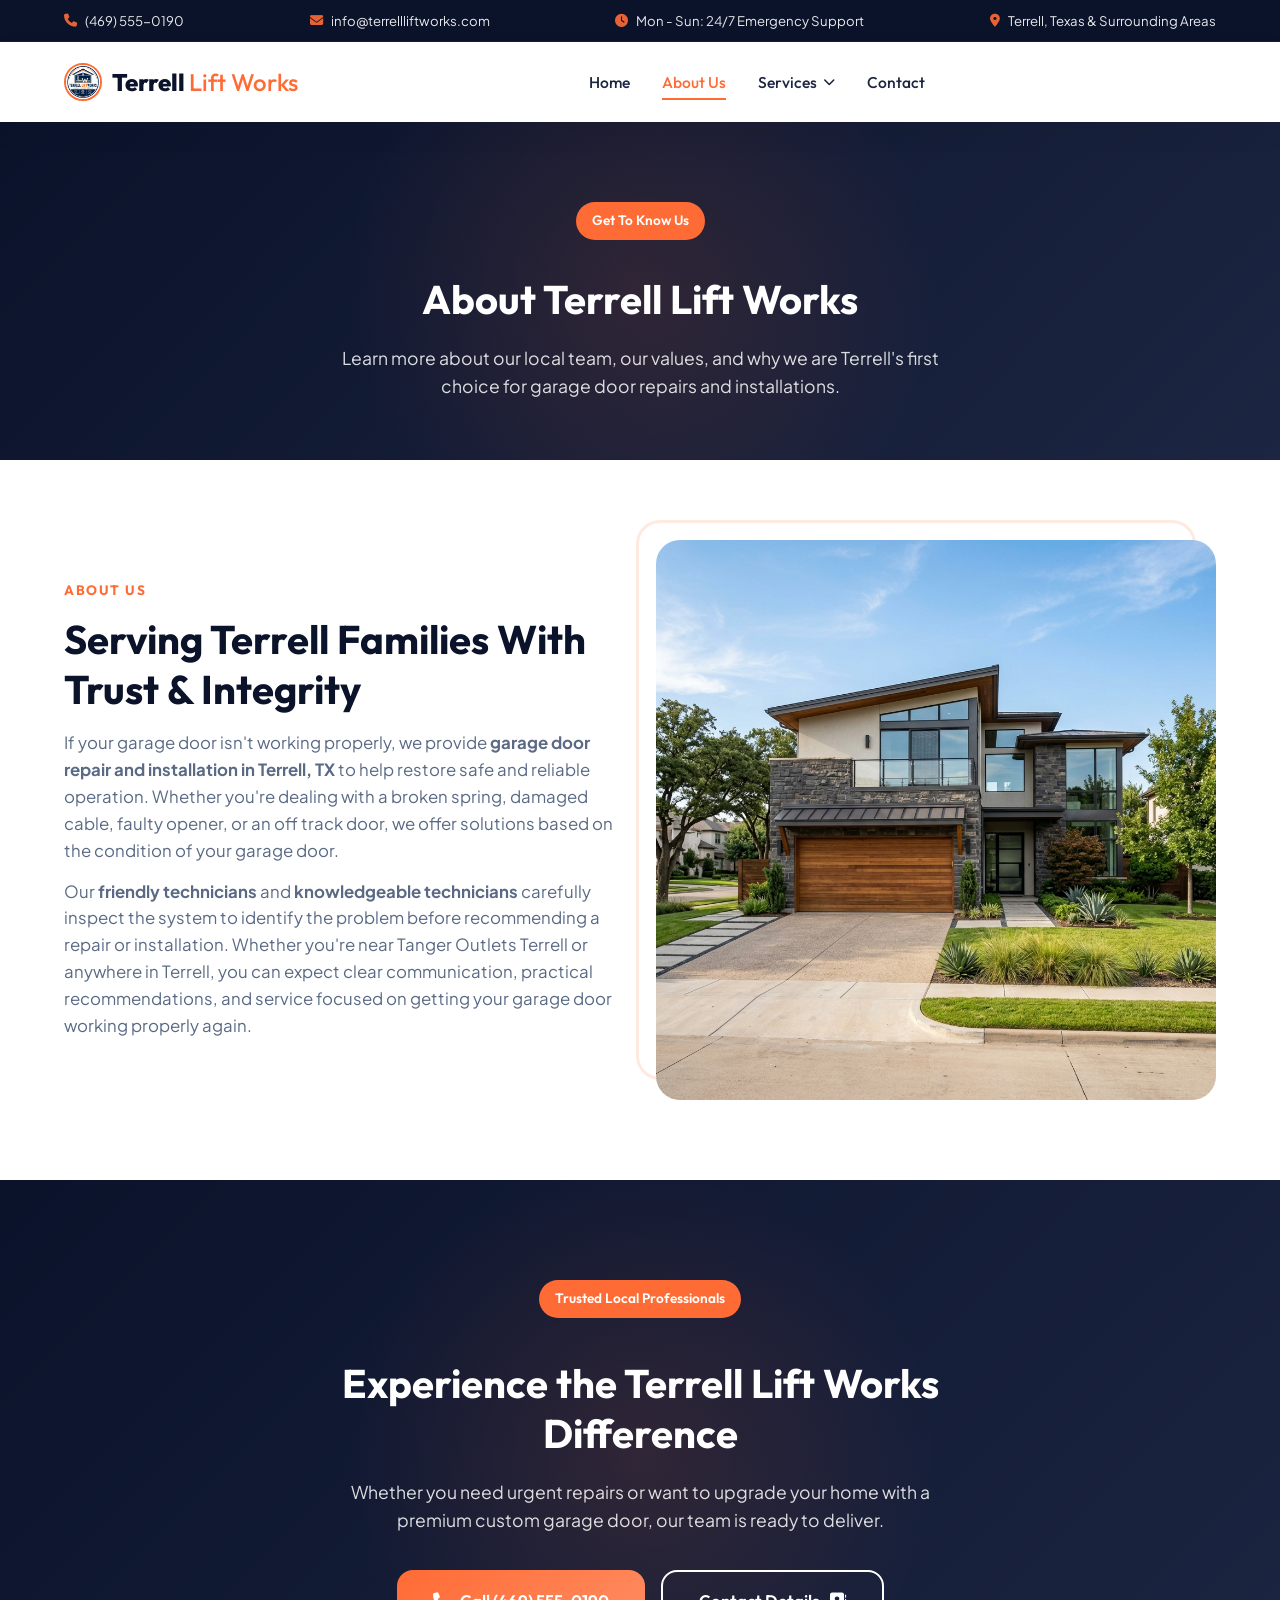
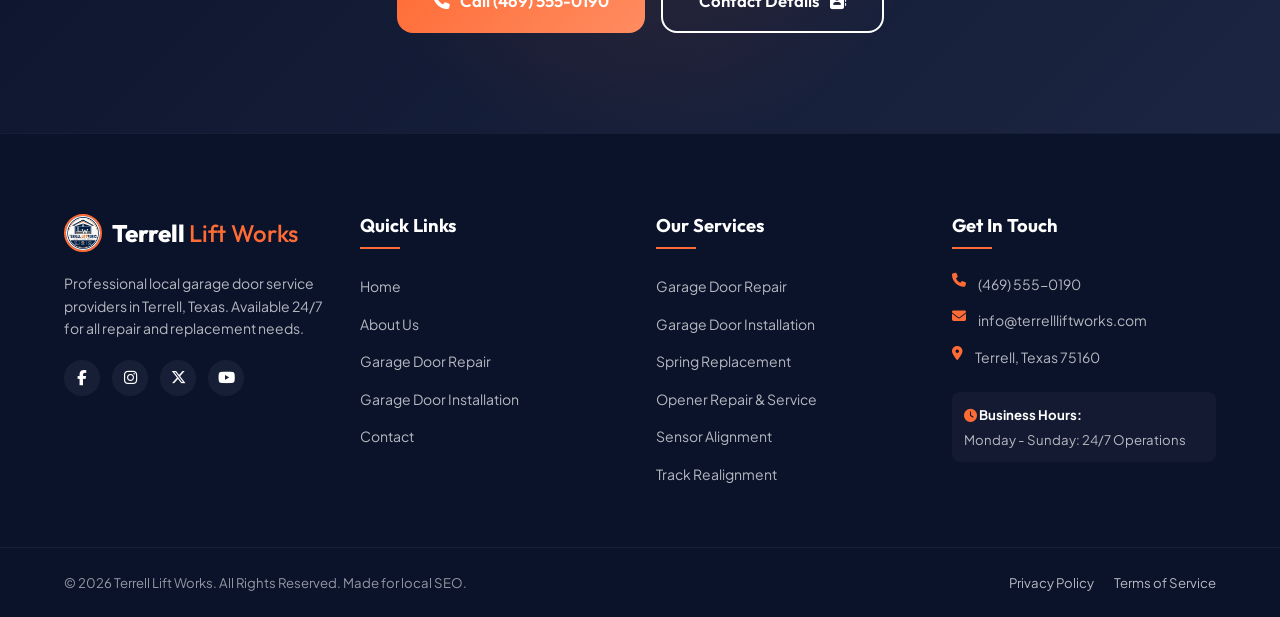
<file: about.html>
<!DOCTYPE html>
<html lang="en">
<head>
    <meta charset="UTF-8">
    <meta name="viewport" content="width=device-width, initial-scale=1.0">
    <title>About Us | Terrell Lift Works</title>
    <meta name="description" content="Learn more about Terrell Lift Works. We are a locally owned and operated team of garage door repair and installation experts in Terrell, Texas.">
    <meta name="robots" content="index, follow">
    <link rel="canonical" href="https://garagedoorrepairterrell.com/about.html">
    
    <!-- Open Graph / Facebook -->
    <meta property="og:type" content="website">
    <meta property="og:url" content="https://garagedoorrepairterrell.com/about.html">
    <meta property="og:title" content="About Us | Terrell Lift Works">
    <meta property="og:description" content="Learn about our experienced local technicians, licensing, core values, and community commitment in Terrell, TX.">
    <meta property="og:image" content="assets/about_garage.png">

    <!-- Google Fonts -->
    <link rel="preconnect" href="https://fonts.googleapis.com">
    <link rel="preconnect" href="https://fonts.gstatic.com" crossorigin>
    <link href="https://fonts.googleapis.com/css2?family=Outfit:wght@400;500;600;700;800&family=Plus+Jakarta+Sans:wght@400;500;600;700&display=swap" rel="stylesheet">

    <!-- Font Awesome Icons -->
    <link rel="stylesheet" href="https://cdnjs.cloudflare.com/ajax/libs/font-awesome/6.4.0/css/all.min.css" integrity="sha512-iecdLmaskl7CVkqkXNQ/ZH/XLlvWZOJyj7Yy7tcenmpD1ypASozpmT/E0iPtmFIB46ZmdtAc9eNBvH0H/ZpiBw==" crossorigin="anonymous" referrerpolicy="no-referrer" />

    <!-- Favicon -->
    <link rel="icon" type="image/jpeg" href="assets/logo.jpg">

    <!-- Custom CSS -->
    <link rel="stylesheet" href="style.css">
    <!-- Schema Markup -->
    <script type="application/ld+json">
    {
      "@context": "https://schema.org",
      "@graph": [
        {
          "@type": "AboutPage",
          "@id": "https://garagedoorrepairterrell.com/about.html#webpage",
          "url": "https://garagedoorrepairterrell.com/about.html",
          "name": "About Us - Terrell Lift Works",
          "description": "Learn more about Terrell Lift Works. We are a locally owned and operated team of garage door repair and installation experts in Terrell, Texas.",
          "isPartOf": {
            "@type": "WebSite",
            "@id": "https://garagedoorrepairterrell.com/#website",
            "url": "https://garagedoorrepairterrell.com/",
            "name": "Terrell Lift Works"
          }
        },
        {
          "@type": "LocalBusiness",
          "@id": "https://garagedoorrepairterrell.com/#business",
          "name": "Terrell Lift Works",
          "image": "https://garagedoorrepairterrell.com/assets/logo.jpg",
          "telephone": "+14695550190",
          "url": "https://garagedoorrepairterrell.com/"
        }
      ]
    }
    </script>
</head>
<body>

    <!-- Scroll Progress Bar -->
    <div id="scroll-progress" class="scroll-progress-bar" aria-hidden="true"></div>



    <!-- Top Info Bar -->
    <div class="top-info-bar" role="complementary" aria-label="Quick Contact Info">
        <div class="container info-container">
            <div class="info-item">
                <i class="fa-solid fa-phone info-icon" aria-hidden="true"></i>
                <a href="tel:+14695550190" aria-label="Call us at (469) 555-0190">(469) 555-0190</a>
            </div>
            <div class="info-item">
                <i class="fa-solid fa-envelope info-icon" aria-hidden="true"></i>
                <a href="mailto:info@terrellliftworks.com" aria-label="Email info@terrellliftworks.com">info@terrellliftworks.com</a>
            </div>
            <div class="info-item">
                <i class="fa-solid fa-clock info-icon" aria-hidden="true"></i>
                <span>Mon - Sun: 24/7 Emergency Support</span>
            </div>
            <div class="info-item">
                <i class="fa-solid fa-location-dot info-icon" aria-hidden="true"></i>
                <span>Terrell, Texas & Surrounding Areas</span>
            </div>
        </div>
    </div>

    <!-- Sticky Main Header & Navbar -->
    <header class="main-header" id="main-header">
        <div class="container nav-container">
            <!-- Logo -->
            <a href="index.html" class="logo" aria-label="Terrell Lift Works Home">
                <img src="assets/logo.jpg" alt="Terrell Lift Works Logo" class="logo-image">
                <span class="logo-text">Terrell<span class="logo-accent">Lift Works</span></span>
            </a>

            <!-- Navigation Links -->
            <nav class="nav-menu-wrapper" id="nav-menu-wrapper" aria-label="Main Navigation">
                <ul class="nav-menu" id="nav-menu">
                    <li class="nav-item">
                        <a href="index.html" class="nav-link">Home</a>
                    </li>
                    <li class="nav-item">
                        <a href="about.html" class="nav-link active">About Us</a>
                    </li>
                    <li class="nav-item dropdown">
                        <a href="#services" class="nav-link dropdown-toggle" id="servicesDropdownLink" role="button" aria-expanded="false" aria-haspopup="true">
                            Services <i class="fa-solid fa-chevron-down dropdown-arrow" aria-hidden="true"></i>
                        </a>
                        <ul class="dropdown-menu" aria-labelledby="servicesDropdownLink">
                            <li><a href="garage-door-installation.html" class="dropdown-item">Garage Door Installation</a></li>
                        </ul>
                    </li>
                    <li class="nav-item">
                        <a href="contact.html" class="nav-link">Contact</a>
                    </li>
                </ul>
            </nav>

            <!-- Actions & Hamburger Menu -->
            <div class="header-actions">
                <button class="hamburger-toggle" id="hamburger-toggle" aria-expanded="false" aria-controls="nav-menu-wrapper" aria-label="Toggle Navigation Menu">
                    <span class="bar bar-top"></span>
                    <span class="bar bar-mid"></span>
                    <span class="bar bar-bot"></span>
                </button>
            </div>
        </div>
    </header>

    <main>
        <!-- Subpage Banner Hero -->
        <section class="cta-section text-center" style="padding: 80px 0 60px;" aria-label="Page Header">
            <div class="cta-bg-decorator" aria-hidden="true"></div>
            <div class="container reveal-up">
                <span class="badge badge-orange">Get To Know Us</span>
                <h1 class="cta-title" style="margin-top: 10px;">About Terrell Lift Works</h1>
                <p class="cta-desc" style="max-width: 600px; margin-left: auto; margin-right: auto; margin-bottom: 0;">Learn more about our local team, our values, and why we are Terrell's first choice for garage door repairs and installations.</p>
            </div>
        </section>

        <!-- Our Story / Grid -->
        <section class="about-section" style="padding: 80px 0;" aria-label="Our Story">
            <div class="container grid grid-2 align-center">
                <!-- Left: content -->
                <div class="about-content reveal-left">
                    <span class="section-subtitle">About Us</span>
                    <h2 class="section-title">Serving Terrell Families With Trust &amp; Integrity</h2>
                    <p class="section-desc">If your garage door isn't working properly, we provide <strong>garage door repair and installation in Terrell, TX</strong> to help restore safe and reliable operation. Whether you're dealing with a broken spring, damaged cable, faulty opener, or an off track door, we offer solutions based on the condition of your garage door.</p>
                    <p class="section-desc" style="margin-top: -10px;">Our <strong>friendly technicians</strong> and <strong>knowledgeable technicians</strong> carefully inspect the system to identify the problem before recommending a repair or installation. Whether you're near Tanger Outlets Terrell or anywhere in Terrell, you can expect clear communication, practical recommendations, and service focused on getting your garage door working properly again.</p>
                    

                </div>

                <!-- Right: Image -->
                <div class="about-media reveal-right">
                    <div class="about-decoration" aria-hidden="true"></div>
                    <div class="image-wrapper shadow-lg">
                        <img src="assets/about_garage.png" alt="Our professional technicians working on a garage installation in Terrell, TX" class="about-img">
                    </div>
                </div>
            </div>
        </section>





        <!-- CTA Section -->
        <section class="cta-section" aria-label="Book Now">
            <div class="cta-bg-decorator" aria-hidden="true"></div>
            <div class="container text-center max-w-700 reveal-up">
                <span class="badge badge-orange">Trusted Local Professionals</span>
                <h2 class="cta-title">Experience the Terrell Lift Works Difference</h2>
                <p class="cta-desc">Whether you need urgent repairs or want to upgrade your home with a premium custom garage door, our team is ready to deliver.</p>
                <div class="cta-buttons">
                    <a href="tel:+14695550190" class="btn btn-orange-gradient btn-lg shadow-hover">
                        <i class="fa-solid fa-phone" aria-hidden="true"></i> Call (469) 555-0190
                    </a>
                    <a href="contact.html" class="btn btn-outline-white btn-lg">
                        Contact Details <i class="fa-solid fa-address-book" aria-hidden="true"></i>
                    </a>
                </div>
            </div>
        </section>
    </main>

    <!-- Footer -->
    <footer class="main-footer" role="contentinfo">
        <div class="container grid grid-4">
            <!-- Col 1: About & Social -->
            <div class="footer-col footer-col-about">
                <a href="index.html" class="logo footer-logo" aria-label="Terrell Lift Works Home">
                    <img src="assets/logo.jpg" alt="Terrell Lift Works Logo" class="logo-image">
                    <span class="logo-text">Terrell<span class="logo-accent">Lift Works</span></span>
                </a>
                <p class="footer-about-text">Professional local garage door service providers in Terrell, Texas. Available 24/7 for all repair and replacement needs.</p>
                <div class="footer-socials">
                    <a href="https://facebook.com/" target="_blank" rel="noopener" aria-label="Facebook Page"><i class="fa-brands fa-facebook-f"></i></a>
                    <a href="https://instagram.com/" target="_blank" rel="noopener" aria-label="Instagram Profile"><i class="fa-brands fa-instagram"></i></a>
                    <a href="https://twitter.com/" target="_blank" rel="noopener" aria-label="Twitter Feed"><i class="fa-brands fa-x-twitter"></i></a>
                    <a href="https://youtube.com/" target="_blank" rel="noopener" aria-label="YouTube Channel"><i class="fa-brands fa-youtube"></i></a>
                </div>
            </div>

            <!-- Col 2: Quick Links -->
            <div class="footer-col">
                <h4 class="footer-col-title">Quick Links</h4>
                <ul class="footer-links" role="list">
                    <li><a href="index.html">Home</a></li>
                    <li><a href="about.html">About Us</a></li>
                    <li><a href="garage-door-repair.html">Garage Door Repair</a></li>
                    <li><a href="garage-door-installation.html">Garage Door Installation</a></li>
                    <li><a href="contact.html">Contact</a></li>
                </ul>
            </div>

            <!-- Col 3: Services -->
            <div class="footer-col">
                <h4 class="footer-col-title">Our Services</h4>
                <ul class="footer-links" role="list">
                    <li><a href="garage-door-repair.html">Garage Door Repair</a></li>
                    <li><a href="garage-door-installation.html">Garage Door Installation</a></li>
                    <li><a href="garage-door-repair.html">Spring Replacement</a></li>
                    <li><a href="garage-door-repair.html">Opener Repair &amp; Service</a></li>
                    <li><a href="garage-door-repair.html">Sensor Alignment</a></li>
                    <li><a href="garage-door-repair.html">Track Realignment</a></li>
                </ul>
            </div>

            <!-- Col 4: Contact Info & Hours -->
            <div class="footer-col">
                <h4 class="footer-col-title">Get In Touch</h4>
                <address class="footer-contact-info">
                    <div class="footer-info-item">
                        <i class="fa-solid fa-phone text-orange" aria-hidden="true"></i>
                        <a href="tel:+14695550190">(469) 555-0190</a>
                    </div>
                    <div class="footer-info-item">
                        <i class="fa-solid fa-envelope text-orange" aria-hidden="true"></i>
                        <a href="mailto:info@terrellliftworks.com">info@terrellliftworks.com</a>
                    </div>
                    <div class="footer-info-item">
                        <i class="fa-solid fa-location-dot text-orange" aria-hidden="true"></i>
                        <span>Terrell, Texas 75160</span>
                    </div>
                </address>
                <div class="footer-hours mt-3">
                    <span class="hours-title"><i class="fa-solid fa-clock text-orange" aria-hidden="true"></i> Business Hours:</span>
                    <span class="hours-val">Monday - Sunday: 24/7 Operations</span>
                </div>
            </div>
        </div>

        <!-- Footer Bottom -->
        <div class="footer-bottom">
            <div class="container flex-row flex-between">
                <p class="copyright">&copy; 2026 Terrell Lift Works. All Rights Reserved. Made for local SEO.</p>
                <ul class="footer-legal-links" role="list">
                    <li><a href="index.html">Privacy Policy</a></li>
                    <li><a href="index.html">Terms of Service</a></li>
                </ul>
            </div>
        </div>
    </footer>

    <!-- Back to Top Button -->
    <button id="back-to-top" class="back-to-top-btn" aria-label="Back to Top">
        <i class="fa-solid fa-arrow-up" aria-hidden="true"></i>
    </button>

    <!-- Custom Script -->
    <script src="script.js"></script>
</body>
</html>
</file>
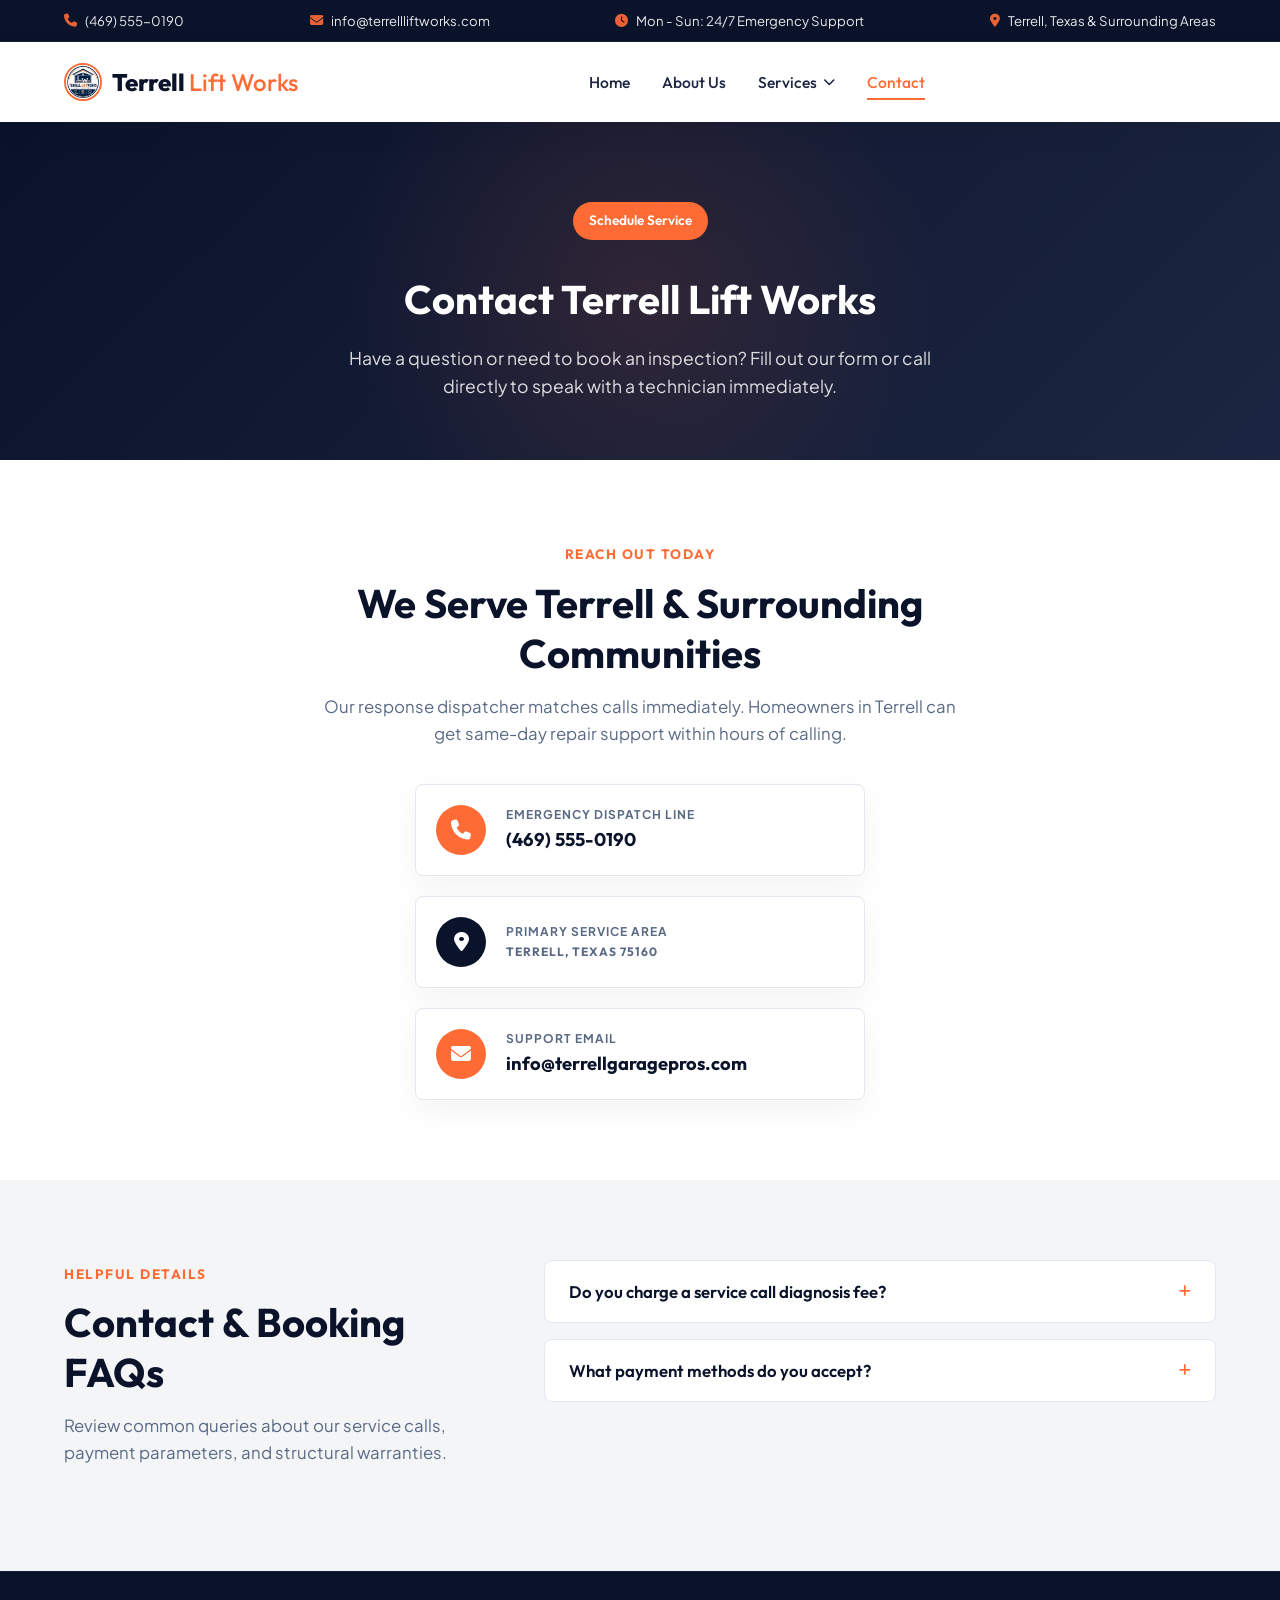
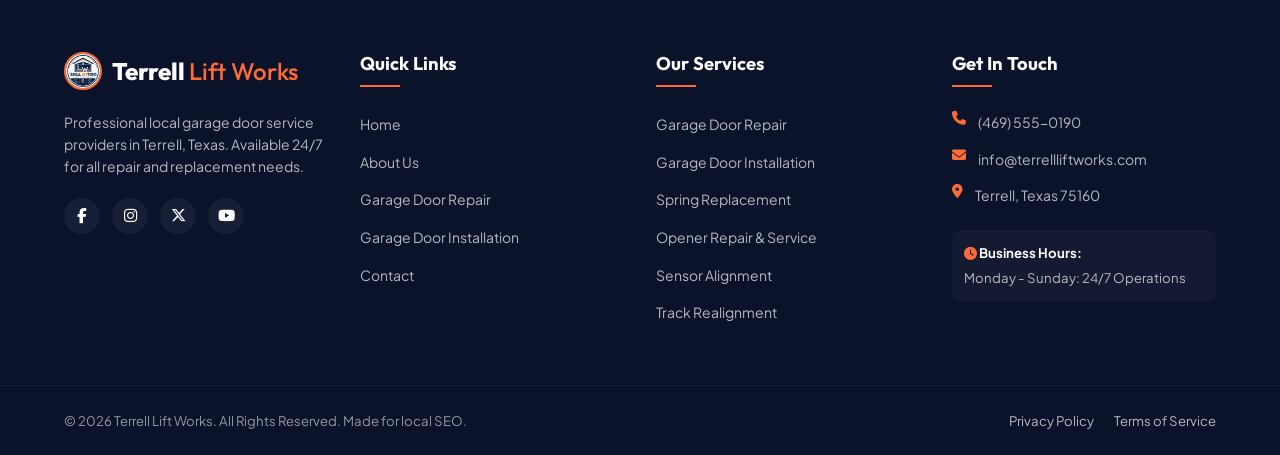
<file: contact.html>
<!DOCTYPE html>
<html lang="en">
<head>
    <meta charset="UTF-8">
    <meta name="viewport" content="width=device-width, initial-scale=1.0">
    <title>Contact Us | Terrell Lift Works</title>
    <meta name="description" content="Contact Terrell Lift Works today. Get in touch with our team for 24/7 emergency dispatch and support in Terrell, Texas.">
    <meta name="robots" content="index, follow">
    <link rel="canonical" href="https://garagedoorrepairterrell.com/contact.html">
    
    <!-- Open Graph / Facebook -->
    <meta property="og:type" content="website">
    <meta property="og:url" content="https://garagedoorrepairterrell.com/contact.html">
    <meta property="og:title" content="Contact Us | Terrell Lift Works">
    <meta property="og:description" content="Reach our Terrell, TX office. Online booking and 24/7 phone assistance for emergency repairs. Same-day appointments available.">
    <meta property="og:image" content="assets/hero_technician.png">

    <!-- Google Fonts -->
    <link rel="preconnect" href="https://fonts.googleapis.com">
    <link rel="preconnect" href="https://fonts.gstatic.com" crossorigin>
    <link href="https://fonts.googleapis.com/css2?family=Outfit:wght@400;500;600;700;800&family=Plus+Jakarta+Sans:wght@400;500;600;700&display=swap" rel="stylesheet">

    <!-- Font Awesome Icons -->
    <link rel="stylesheet" href="https://cdnjs.cloudflare.com/ajax/libs/font-awesome/6.4.0/css/all.min.css" integrity="sha512-iecdLmaskl7CVkqkXNQ/ZH/XLlvWZOJyj7Yy7tcenmpD1ypASozpmT/E0iPtmFIB46ZmdtAc9eNBvH0H/ZpiBw==" crossorigin="anonymous" referrerpolicy="no-referrer" />

    <!-- Favicon -->
    <link rel="icon" type="image/jpeg" href="assets/logo.jpg">

    <!-- Custom CSS -->
    <link rel="stylesheet" href="style.css">
    <!-- Schema Markup -->
    <script type="application/ld+json">
    {
      "@context": "https://schema.org",
      "@graph": [
        {
          "@type": "ContactPage",
          "@id": "https://garagedoorrepairterrell.com/contact.html#webpage",
          "url": "https://garagedoorrepairterrell.com/contact.html",
          "name": "Contact Us | Terrell Lift Works",
          "description": "Contact Terrell Lift Works today. Get in touch with our team for 24/7 emergency dispatch and support in Terrell, Texas.",
          "isPartOf": {
            "@type": "WebSite",
            "@id": "https://garagedoorrepairterrell.com/#website",
            "url": "https://garagedoorrepairterrell.com/",
            "name": "Terrell Lift Works"
          }
        },
        {
          "@type": "LocalBusiness",
          "@id": "https://garagedoorrepairterrell.com/#business",
          "name": "Terrell Lift Works",
          "image": "https://garagedoorrepairterrell.com/assets/logo.jpg",
          "telephone": "+14695550190",
          "url": "https://garagedoorrepairterrell.com/"
        }
      ]
    }
    </script>
</head>
<body>

    <!-- Scroll Progress Bar -->
    <div id="scroll-progress" class="scroll-progress-bar" aria-hidden="true"></div>



    <!-- Top Info Bar -->
    <div class="top-info-bar" role="complementary" aria-label="Quick Contact Info">
        <div class="container info-container">
            <div class="info-item">
                <i class="fa-solid fa-phone info-icon" aria-hidden="true"></i>
                <a href="tel:+14695550190" aria-label="Call us at (469) 555-0190">(469) 555-0190</a>
            </div>
            <div class="info-item">
                <i class="fa-solid fa-envelope info-icon" aria-hidden="true"></i>
                <a href="mailto:info@terrellliftworks.com" aria-label="Email info@terrellliftworks.com">info@terrellliftworks.com</a>
            </div>
            <div class="info-item">
                <i class="fa-solid fa-clock info-icon" aria-hidden="true"></i>
                <span>Mon - Sun: 24/7 Emergency Support</span>
            </div>
            <div class="info-item">
                <i class="fa-solid fa-location-dot info-icon" aria-hidden="true"></i>
                <span>Terrell, Texas & Surrounding Areas</span>
            </div>
        </div>
    </div>

    <!-- Sticky Main Header & Navbar -->
    <header class="main-header" id="main-header">
        <div class="container nav-container">
            <!-- Logo -->
            <a href="index.html" class="logo" aria-label="Terrell Lift Works Home">
                <img src="assets/logo.jpg" alt="Terrell Lift Works Logo" class="logo-image">
                <span class="logo-text">Terrell<span class="logo-accent">Lift Works</span></span>
            </a>

            <!-- Navigation Links -->
            <nav class="nav-menu-wrapper" id="nav-menu-wrapper" aria-label="Main Navigation">
                <ul class="nav-menu" id="nav-menu">
                    <li class="nav-item">
                        <a href="index.html" class="nav-link">Home</a>
                    </li>
                    <li class="nav-item">
                        <a href="about.html" class="nav-link">About Us</a>
                    </li>
                    <li class="nav-item dropdown">
                        <a href="#services" class="nav-link dropdown-toggle" id="servicesDropdownLink" role="button" aria-expanded="false" aria-haspopup="true">
                            Services <i class="fa-solid fa-chevron-down dropdown-arrow" aria-hidden="true"></i>
                        </a>
                        <ul class="dropdown-menu" aria-labelledby="servicesDropdownLink">
                            <li><a href="garage-door-installation.html" class="dropdown-item">Garage Door Installation</a></li>
                        </ul>
                    </li>
                    <li class="nav-item">
                        <a href="contact.html" class="nav-link active">Contact</a>
                    </li>
                </ul>
            </nav>

            <!-- Actions & Hamburger Menu -->
            <div class="header-actions">
                <button class="hamburger-toggle" id="hamburger-toggle" aria-expanded="false" aria-controls="nav-menu-wrapper" aria-label="Toggle Navigation Menu">
                    <span class="bar bar-top"></span>
                    <span class="bar bar-mid"></span>
                    <span class="bar bar-bot"></span>
                </button>
            </div>
        </div>
    </header>

    <main>
        <!-- Subpage Banner Hero -->
        <section class="cta-section text-center" style="padding: 80px 0 60px;" aria-label="Page Header">
            <div class="cta-bg-decorator" aria-hidden="true"></div>
            <div class="container reveal-up">
                <span class="badge badge-orange">Schedule Service</span>
                <h1 class="cta-title" style="margin-top: 10px;">Contact Terrell Lift Works</h1>
                <p class="cta-desc" style="max-width: 600px; margin-left: auto; margin-right: auto; margin-bottom: 0;">Have a question or need to book an inspection? Fill out our form or call directly to speak with a technician immediately.</p>
            </div>
        </section>

        <!-- Form and details Section -->
        <section class="contact-section" style="padding: 80px 0;" aria-label="Contact Details">
            <div class="container max-w-700 mx-auto">
                <!-- Details -->
                <div class="contact-details text-center reveal-up">
                    <span class="section-subtitle">Reach Out Today</span>
                    <h2 class="section-title">We Serve Terrell &amp; Surrounding Communities</h2>
                    <p class="section-desc">Our response dispatcher matches calls immediately. Homeowners in Terrell can get same-day repair support within hours of calling.</p>
                    
                    <div class="contact-methods" style="align-items: center; max-width: 450px; margin-left: auto; margin-right: auto;">
                        <div class="contact-method-card" style="width: 100%; text-align: left;">
                            <div class="method-icon bg-orange"><i class="fa-solid fa-phone" aria-hidden="true"></i></div>
                            <div class="method-text">
                                <span>Emergency Dispatch Line</span>
                                <a href="tel:+14695550190" class="method-link">(469) 555-0190</a>
                            </div>
                        </div>

                        <div class="contact-method-card" style="width: 100%; text-align: left;">
                            <div class="method-icon bg-navy"><i class="fa-solid fa-location-dot" aria-hidden="true"></i></div>
                            <div class="method-text">
                                <span>Primary Service Area</span>
                                <span class="method-val">Terrell, Texas 75160</span>
                            </div>
                        </div>

                        <div class="contact-method-card" style="width: 100%; text-align: left;">
                            <div class="method-icon bg-orange"><i class="fa-solid fa-envelope" aria-hidden="true"></i></div>
                            <div class="method-text">
                                <span>Support Email</span>
                                <a href="mailto:info@terrellgaragepros.com" class="method-link">info@terrellgaragepros.com</a>
                            </div>
                        </div>
                    </div>
                </div>
            </div>
        </section>

        <!-- Booking FAQs Accordion -->
        <section class="faq-section bg-light" style="padding: 80px 0;" aria-label="Booking FAQ Info">
            <div class="container grid grid-2-13">
                <div class="faq-intro reveal-left">
                    <span class="section-subtitle">Helpful Details</span>
                    <h2 class="section-title">Contact &amp; Booking FAQs</h2>
                    <p class="section-desc">Review common queries about our service calls, payment parameters, and structural warranties.</p>
                </div>

                <div class="faq-accordion reveal-right">
                    <!-- Item 1 -->
                    <div class="faq-item">
                        <button class="faq-trigger" aria-expanded="false" aria-controls="faq-answer-1">
                            <span class="faq-question">Do you charge a service call diagnosis fee?</span>
                            <span class="faq-icon-wrapper" aria-hidden="true"><i class="fa-solid fa-plus"></i></span>
                        </button>
                        <div id="faq-answer-1" class="faq-content" hidden>
                            <div class="faq-content-inner">
                                <p>We offer a transparent diagnostic trip fee that covers the technician traveling to your location and performing a full multi-point safety inspection. This fee is fully waived if you choose to have us perform the recommended repairs.</p>
                            </div>
                        </div>
                    </div>

                    <!-- Item 2 -->
                    <div class="faq-item">
                        <button class="faq-trigger" aria-expanded="false" aria-controls="faq-answer-2">
                            <span class="faq-question">What payment methods do you accept?</span>
                            <span class="faq-icon-wrapper" aria-hidden="true"><i class="fa-solid fa-plus"></i></span>
                        </button>
                        <div id="faq-answer-2" class="faq-content" hidden>
                            <div class="faq-content-inner">
                                <p>For your convenience, we accept all major credit cards (Visa, MasterCard, American Express, Discover), local checks with ID, and cash payments. Receipts are emailed immediately upon job completion.</p>
                            </div>
                        </div>
                    </div>
                </div>
            </div>
        </section>
    </main>

    <!-- Footer -->
    <footer class="main-footer" role="contentinfo">
        <div class="container grid grid-4">
            <!-- Col 1: About & Social -->
            <div class="footer-col footer-col-about">
                <a href="index.html" class="logo footer-logo" aria-label="Terrell Lift Works Home">
                    <img src="assets/logo.jpg" alt="Terrell Lift Works Logo" class="logo-image">
                    <span class="logo-text">Terrell<span class="logo-accent">Lift Works</span></span>
                </a>
                <p class="footer-about-text">Professional local garage door service providers in Terrell, Texas. Available 24/7 for all repair and replacement needs.</p>
                <div class="footer-socials">
                    <a href="https://facebook.com/" target="_blank" rel="noopener" aria-label="Facebook Page"><i class="fa-brands fa-facebook-f"></i></a>
                    <a href="https://instagram.com/" target="_blank" rel="noopener" aria-label="Instagram Profile"><i class="fa-brands fa-instagram"></i></a>
                    <a href="https://twitter.com/" target="_blank" rel="noopener" aria-label="Twitter Feed"><i class="fa-brands fa-x-twitter"></i></a>
                    <a href="https://youtube.com/" target="_blank" rel="noopener" aria-label="YouTube Channel"><i class="fa-brands fa-youtube"></i></a>
                </div>
            </div>

            <!-- Col 2: Quick Links -->
            <div class="footer-col">
                <h4 class="footer-col-title">Quick Links</h4>
                <ul class="footer-links" role="list">
                    <li><a href="index.html">Home</a></li>
                    <li><a href="about.html">About Us</a></li>
                    <li><a href="garage-door-repair.html">Garage Door Repair</a></li>
                    <li><a href="garage-door-installation.html">Garage Door Installation</a></li>
                    <li><a href="contact.html">Contact</a></li>
                </ul>
            </div>

            <!-- Col 3: Services -->
            <div class="footer-col">
                <h4 class="footer-col-title">Our Services</h4>
                <ul class="footer-links" role="list">
                    <li><a href="garage-door-repair.html">Garage Door Repair</a></li>
                    <li><a href="garage-door-installation.html">Garage Door Installation</a></li>
                    <li><a href="garage-door-repair.html">Spring Replacement</a></li>
                    <li><a href="garage-door-repair.html">Opener Repair &amp; Service</a></li>
                    <li><a href="garage-door-repair.html">Sensor Alignment</a></li>
                    <li><a href="garage-door-repair.html">Track Realignment</a></li>
                </ul>
            </div>

            <!-- Col 4: Contact Info & Hours -->
            <div class="footer-col">
                <h4 class="footer-col-title">Get In Touch</h4>
                <address class="footer-contact-info">
                    <div class="footer-info-item">
                        <i class="fa-solid fa-phone text-orange" aria-hidden="true"></i>
                        <a href="tel:+14695550190">(469) 555-0190</a>
                    </div>
                    <div class="footer-info-item">
                        <i class="fa-solid fa-envelope text-orange" aria-hidden="true"></i>
                        <a href="mailto:info@terrellliftworks.com">info@terrellliftworks.com</a>
                    </div>
                    <div class="footer-info-item">
                        <i class="fa-solid fa-location-dot text-orange" aria-hidden="true"></i>
                        <span>Terrell, Texas 75160</span>
                    </div>
                </address>
                <div class="footer-hours mt-3">
                    <span class="hours-title"><i class="fa-solid fa-clock text-orange" aria-hidden="true"></i> Business Hours:</span>
                    <span class="hours-val">Monday - Sunday: 24/7 Operations</span>
                </div>
            </div>
        </div>

        <!-- Footer Bottom -->
        <div class="footer-bottom">
            <div class="container flex-row flex-between">
                <p class="copyright">&copy; 2026 Terrell Lift Works. All Rights Reserved. Made for local SEO.</p>
                <ul class="footer-legal-links" role="list">
                    <li><a href="index.html">Privacy Policy</a></li>
                    <li><a href="index.html">Terms of Service</a></li>
                </ul>
            </div>
        </div>
    </footer>

    <!-- Back to Top Button -->
    <button id="back-to-top" class="back-to-top-btn" aria-label="Back to Top">
        <i class="fa-solid fa-arrow-up" aria-hidden="true"></i>
    </button>

    <!-- Custom Script -->
    <script src="script.js"></script>
</body>
</html>
</file>
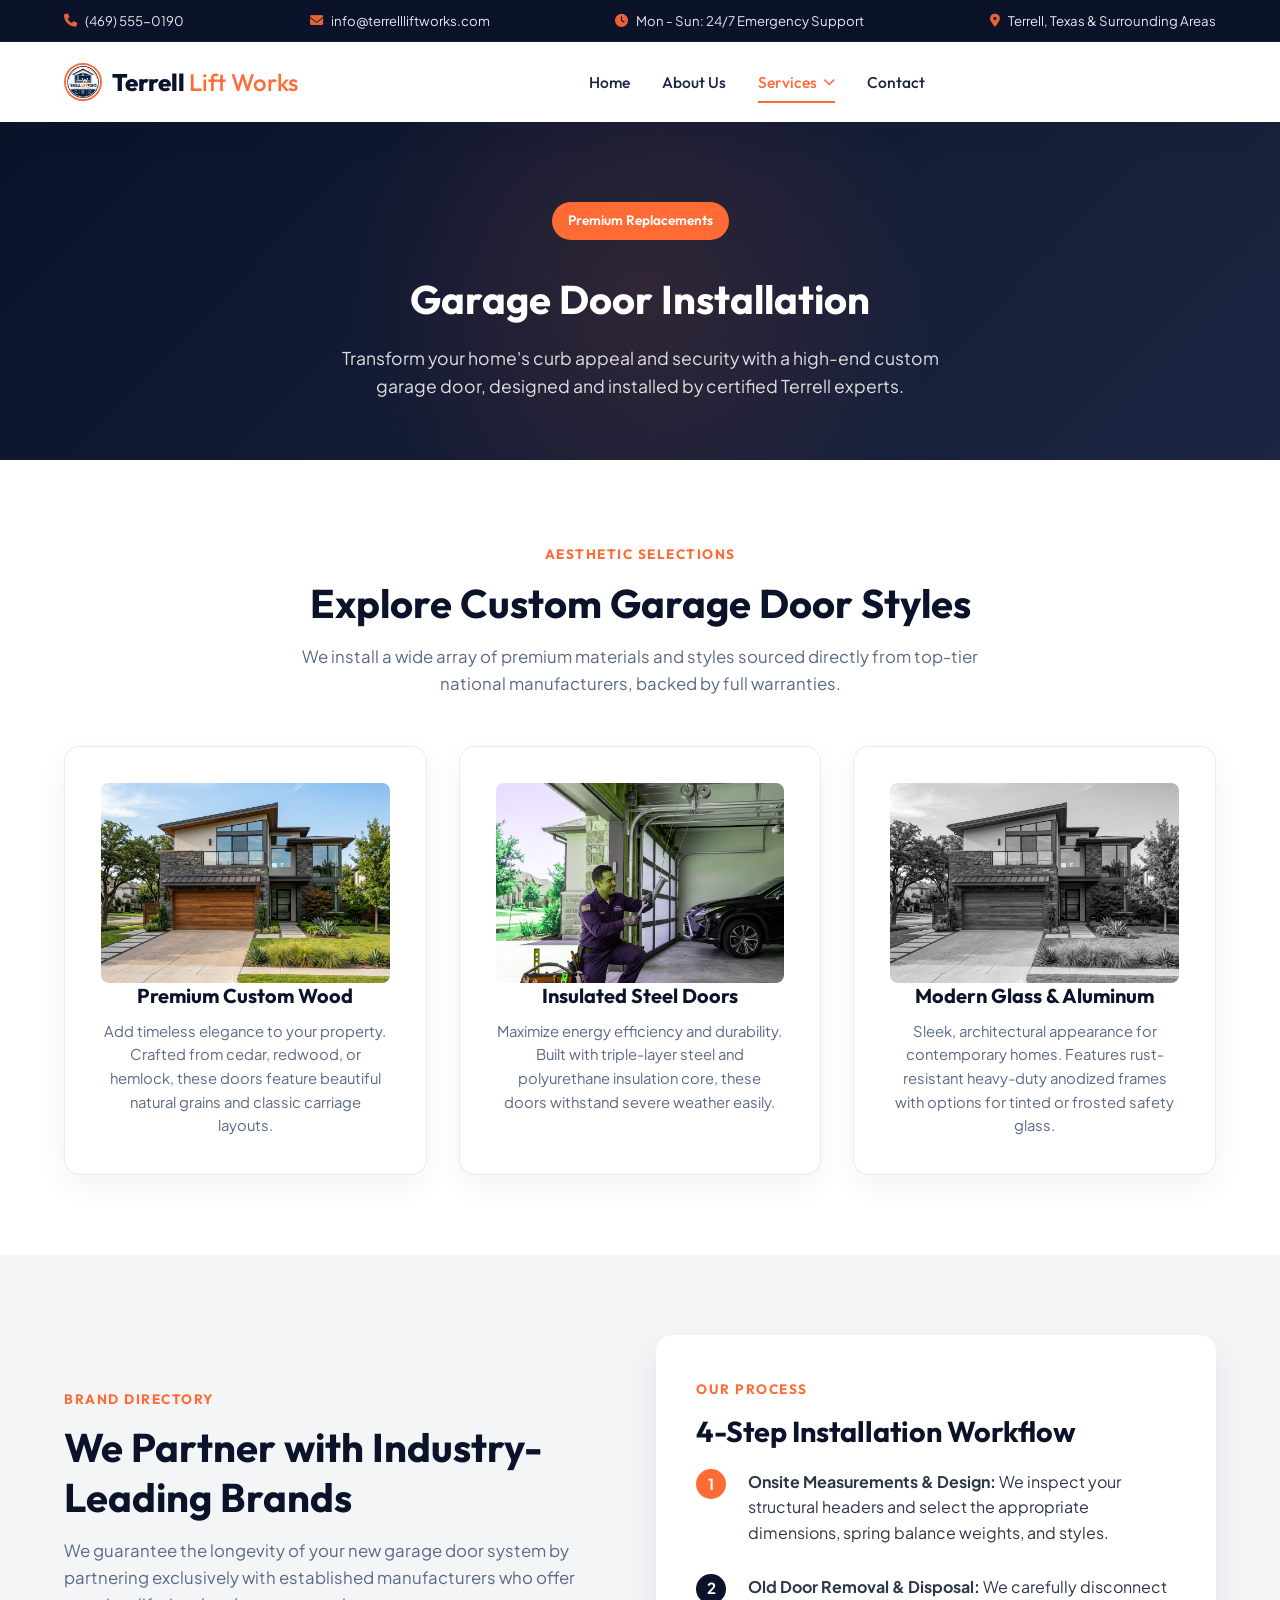
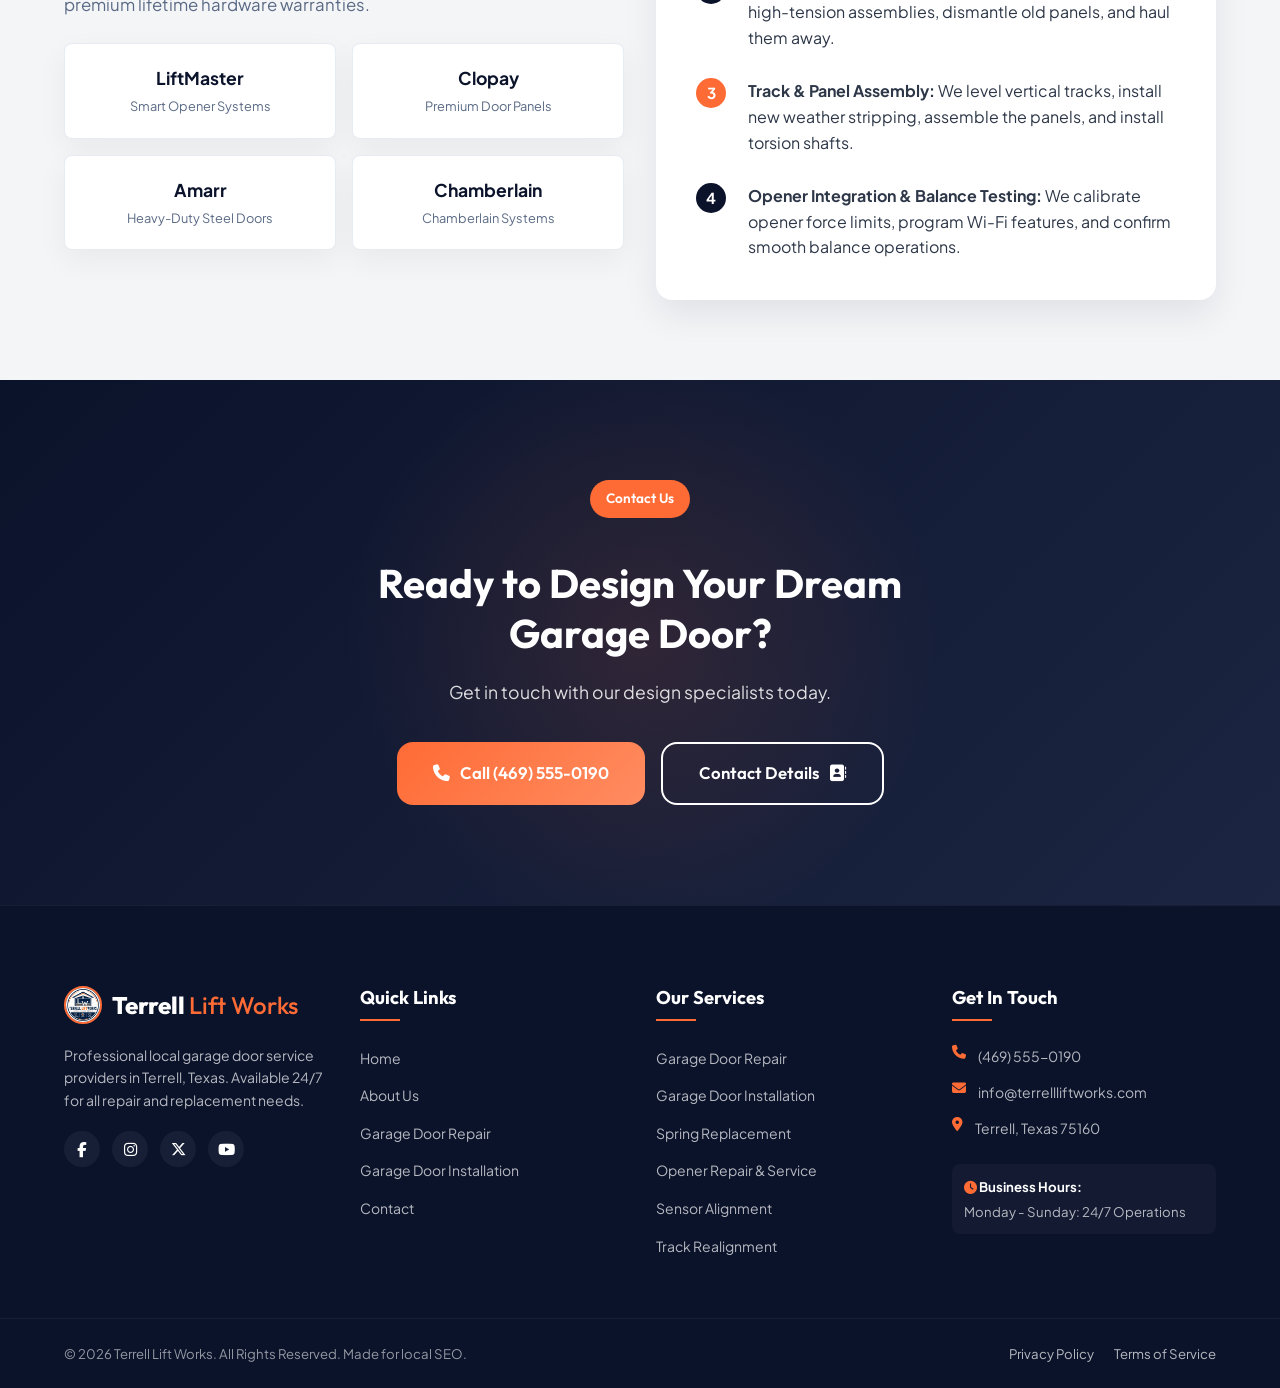
<file: garage-door-installation.html>
<!DOCTYPE html>
<html lang="en">
<head>
    <meta charset="UTF-8">
    <meta name="viewport" content="width=device-width, initial-scale=1.0">
    <title>Garage Door Installation Terrell | Professional New Garage Doors</title>
    <meta name="description" content="Upgrade your home with a premium new garage door. Terrell Lift Works offers expert garage door installation services, including wood, glass, and insulated steel.">
    <meta name="robots" content="index, follow">
    <link rel="canonical" href="https://garagedoorrepairterrell.com/garage-door-installation.html">
    
    <!-- Open Graph / Facebook -->
    <meta property="og:type" content="website">
    <meta property="og:url" content="https://garagedoorrepairterrell.com/garage-door-installation.html">
    <meta property="og:title" content="Garage Door Installation Terrell | Professional New Garage Doors">
    <meta property="og:description" content="Custom wood, glass, and insulated steel garage door replacements. Quality installations backed by industry warranties in Terrell, TX.">
    <meta property="og:image" content="assets/about_garage.png">

    <!-- Google Fonts -->
    <link rel="preconnect" href="https://fonts.googleapis.com">
    <link rel="preconnect" href="https://fonts.gstatic.com" crossorigin>
    <link href="https://fonts.googleapis.com/css2?family=Outfit:wght@400;500;600;700;800&family=Plus+Jakarta+Sans:wght@400;500;600;700&display=swap" rel="stylesheet">

    <!-- Font Awesome Icons -->
    <link rel="stylesheet" href="https://cdnjs.cloudflare.com/ajax/libs/font-awesome/6.4.0/css/all.min.css" integrity="sha512-iecdLmaskl7CVkqkXNQ/ZH/XLlvWZOJyj7Yy7tcenmpD1ypASozpmT/E0iPtmFIB46ZmdtAc9eNBvH0H/ZpiBw==" crossorigin="anonymous" referrerpolicy="no-referrer" />

    <!-- Favicon -->
    <link rel="icon" type="image/jpeg" href="assets/logo.jpg">

    <!-- Custom CSS -->
    <link rel="stylesheet" href="style.css">
    <!-- Schema Markup -->
    <script type="application/ld+json">
    {
      "@context": "https://schema.org",
      "@graph": [
        {
          "@type": "WebPage",
          "@id": "https://garagedoorrepairterrell.com/garage-door-installation.html#webpage",
          "url": "https://garagedoorrepairterrell.com/garage-door-installation.html",
          "name": "Garage Door Installation Terrell | Professional New Garage Doors",
          "description": "Upgrade your home with a premium new garage door. Terrell Lift Works offers expert garage door installation services, including wood, glass, and insulated steel.",
          "isPartOf": {
            "@type": "WebSite",
            "@id": "https://garagedoorrepairterrell.com/#website",
            "url": "https://garagedoorrepairterrell.com/",
            "name": "Terrell Lift Works"
          }
        },
        {
          "@type": "Service",
          "@id": "https://garagedoorrepairterrell.com/garage-door-installation.html#service",
          "name": "Garage Door Installation",
          "description": "Custom wood, glass, and insulated steel garage door replacements. Quality installations backed by industry warranties in Terrell, TX.",
          "provider": {
            "@type": "LocalBusiness",
            "@id": "https://garagedoorrepairterrell.com/#business",
            "name": "Terrell Lift Works",
            "image": "https://garagedoorrepairterrell.com/assets/logo.jpg",
            "telephone": "+14695550190",
            "url": "https://garagedoorrepairterrell.com/"
          }
        }
      ]
    }
    </script>
</head>
<body>

    <!-- Scroll Progress Bar -->
    <div id="scroll-progress" class="scroll-progress-bar" aria-hidden="true"></div>



    <!-- Top Info Bar -->
    <div class="top-info-bar" role="complementary" aria-label="Quick Contact Info">
        <div class="container info-container">
            <div class="info-item">
                <i class="fa-solid fa-phone info-icon" aria-hidden="true"></i>
                <a href="tel:+14695550190" aria-label="Call us at (469) 555-0190">(469) 555-0190</a>
            </div>
            <div class="info-item">
                <i class="fa-solid fa-envelope info-icon" aria-hidden="true"></i>
                <a href="mailto:info@terrellliftworks.com" aria-label="Email info@terrellliftworks.com">info@terrellliftworks.com</a>
            </div>
            <div class="info-item">
                <i class="fa-solid fa-clock info-icon" aria-hidden="true"></i>
                <span>Mon - Sun: 24/7 Emergency Support</span>
            </div>
            <div class="info-item">
                <i class="fa-solid fa-location-dot info-icon" aria-hidden="true"></i>
                <span>Terrell, Texas & Surrounding Areas</span>
            </div>
        </div>
    </div>

    <!-- Sticky Main Header & Navbar -->
    <header class="main-header" id="main-header">
        <div class="container nav-container">
            <!-- Logo -->
            <a href="index.html" class="logo" aria-label="Terrell Lift Works Home">
                <img src="assets/logo.jpg" alt="Terrell Lift Works Logo" class="logo-image">
                <span class="logo-text">Terrell<span class="logo-accent">Lift Works</span></span>
            </a>

            <!-- Navigation Links -->
            <nav class="nav-menu-wrapper" id="nav-menu-wrapper" aria-label="Main Navigation">
                <ul class="nav-menu" id="nav-menu">
                    <li class="nav-item">
                        <a href="index.html" class="nav-link">Home</a>
                    </li>
                    <li class="nav-item">
                        <a href="about.html" class="nav-link">About Us</a>
                    </li>
                    <li class="nav-item dropdown">
                        <a href="#services" class="nav-link dropdown-toggle active" id="servicesDropdownLink" role="button" aria-expanded="false" aria-haspopup="true">
                            Services <i class="fa-solid fa-chevron-down dropdown-arrow" aria-hidden="true"></i>
                        </a>
                        <ul class="dropdown-menu" aria-labelledby="servicesDropdownLink">
                            <li><a href="garage-door-installation.html" class="dropdown-item">Garage Door Installation</a></li>
                        </ul>
                    </li>
                    <li class="nav-item">
                        <a href="contact.html" class="nav-link">Contact</a>
                    </li>
                </ul>
            </nav>

            <!-- Actions & Hamburger Menu -->
            <div class="header-actions">
                <button class="hamburger-toggle" id="hamburger-toggle" aria-expanded="false" aria-controls="nav-menu-wrapper" aria-label="Toggle Navigation Menu">
                    <span class="bar bar-top"></span>
                    <span class="bar bar-mid"></span>
                    <span class="bar bar-bot"></span>
                </button>
            </div>
        </div>
    </header>

    <main>
        <!-- Subpage Banner Hero -->
        <section class="cta-section text-center" style="padding: 80px 0 60px;" aria-label="Page Header">
            <div class="cta-bg-decorator" aria-hidden="true"></div>
            <div class="container reveal-up">
                <span class="badge badge-orange">Premium Replacements</span>
                <h1 class="cta-title" style="margin-top: 10px;">Garage Door Installation</h1>
                <p class="cta-desc" style="max-width: 600px; margin-left: auto; margin-right: auto; margin-bottom: 0;">Transform your home's curb appeal and security with a high-end custom garage door, designed and installed by certified Terrell experts.</p>
            </div>
        </section>

        <!-- Product Styles Showcase -->
        <section class="about-section" style="padding: 80px 0;" aria-label="Door Options">
            <div class="container">
                <div class="text-center max-w-700 mx-auto mb-5">
                    <span class="section-subtitle">Aesthetic Selections</span>
                    <h2 class="section-title">Explore Custom Garage Door Styles</h2>
                    <p class="section-desc">We install a wide array of premium materials and styles sourced directly from top-tier national manufacturers, backed by full warranties.</p>
                </div>

                <div class="grid grid-3">
                    <!-- Style 1 -->
                    <div class="card usp-card reveal-up">
                        <div class="image-wrapper shadow-soft mb-3" style="border-radius: var(--border-radius-sm); overflow: hidden; width: 100%;">
                            <img src="assets/about_garage.png" alt="Custom wooden garage door" style="width: 100%; height: 200px; object-fit: cover;">
                        </div>
                        <h3 class="usp-title">Premium Custom Wood</h3>
                        <p class="usp-desc" style="text-align: center;">Add timeless elegance to your property. Crafted from cedar, redwood, or hemlock, these doors feature beautiful natural grains and classic carriage layouts.</p>
                    </div>

                    <!-- Style 2 -->
                    <div class="card usp-card reveal-up" style="animation-delay: 0.1s;">
                        <div class="image-wrapper shadow-soft mb-3" style="border-radius: var(--border-radius-sm); overflow: hidden; width: 100%;">
                            <img src="assets/hero_technician.png" alt="Insulated steel garage door" style="width: 100%; height: 200px; object-fit: cover; filter: hue-rotate(50deg);">
                        </div>
                        <h3 class="usp-title">Insulated Steel Doors</h3>
                        <p class="usp-desc" style="text-align: center;">Maximize energy efficiency and durability. Built with triple-layer steel and polyurethane insulation core, these doors withstand severe weather easily.</p>
                    </div>

                    <!-- Style 3 -->
                    <div class="card usp-card reveal-up" style="animation-delay: 0.2s;">
                        <div class="image-wrapper shadow-soft mb-3" style="border-radius: var(--border-radius-sm); overflow: hidden; width: 100%;">
                            <img src="assets/about_garage.png" alt="Modern glass and aluminum garage door" style="width: 100%; height: 200px; object-fit: cover; filter: grayscale(1);">
                        </div>
                        <h3 class="usp-title">Modern Glass &amp; Aluminum</h3>
                        <p class="usp-desc" style="text-align: center;">Sleek, architectural appearance for contemporary homes. Features rust-resistant heavy-duty anodized frames with options for tinted or frosted safety glass.</p>
                    </div>
                </div>
            </div>
        </section>

        <!-- Brand Partners -->
        <section class="usp-section bg-light" style="padding: 80px 0;" aria-label="Brand Partners">
            <div class="container grid grid-2 align-center">
                <!-- Left: Brands text -->
                <div class="about-content reveal-left">
                    <span class="section-subtitle">Brand Directory</span>
                    <h2 class="section-title">We Partner with Industry-Leading Brands</h2>
                    <p class="section-desc">We guarantee the longevity of your new garage door system by partnering exclusively with established manufacturers who offer premium lifetime hardware warranties.</p>
                    
                    <div class="grid grid-2" style="gap: 16px; margin-top: 24px;">
                        <div class="card" style="padding: 20px; border-radius: var(--border-radius-sm); text-align: center;">
                            <strong style="color: var(--color-navy-dark); font-size: 1.1rem; display: block;">LiftMaster</strong>
                            <span style="font-size: 0.8rem; color: var(--color-text-muted);">Smart Opener Systems</span>
                        </div>
                        <div class="card" style="padding: 20px; border-radius: var(--border-radius-sm); text-align: center;">
                            <strong style="color: var(--color-navy-dark); font-size: 1.1rem; display: block;">Clopay</strong>
                            <span style="font-size: 0.8rem; color: var(--color-text-muted);">Premium Door Panels</span>
                        </div>
                        <div class="card" style="padding: 20px; border-radius: var(--border-radius-sm); text-align: center;">
                            <strong style="color: var(--color-navy-dark); font-size: 1.1rem; display: block;">Amarr</strong>
                            <span style="font-size: 0.8rem; color: var(--color-text-muted);">Heavy-Duty Steel Doors</span>
                        </div>
                        <div class="card" style="padding: 20px; border-radius: var(--border-radius-sm); text-align: center;">
                            <strong style="color: var(--color-navy-dark); font-size: 1.1rem; display: block;">Chamberlain</strong>
                            <span style="font-size: 0.8rem; color: var(--color-text-muted);">Chamberlain Systems</span>
                        </div>
                    </div>
                </div>

                <!-- Right: Process list -->
                <div class="about-content reveal-right" style="background-color: var(--color-white); padding: 40px; border-radius: var(--border-radius-md); box-shadow: var(--shadow-medium);">
                    <span class="section-subtitle">Our Process</span>
                    <h3 style="font-size: 1.8rem; margin-bottom: 20px; color: var(--color-navy-dark);">4-Step Installation Workflow</h3>
                    
                    <ul class="about-features" role="list">
                        <li>
                            <span style="background-color: var(--color-orange); color: var(--color-white); width: 30px; height: 30px; border-radius: 50%; display: inline-flex; align-items: center; justify-content: center; font-weight: 700; flex-shrink: 0; margin-right: 10px;">1</span>
                            <div>
                                <strong>Onsite Measurements &amp; Design:</strong> We inspect your structural headers and select the appropriate dimensions, spring balance weights, and styles.
                            </div>
                        </li>
                        <li style="margin-top: 14px;">
                            <span style="background-color: var(--color-navy-dark); color: var(--color-white); width: 30px; height: 30px; border-radius: 50%; display: inline-flex; align-items: center; justify-content: center; font-weight: 700; flex-shrink: 0; margin-right: 10px;">2</span>
                            <div>
                                <strong>Old Door Removal &amp; Disposal:</strong> We carefully disconnect high-tension assemblies, dismantle old panels, and haul them away.
                            </div>
                        </li>
                        <li style="margin-top: 14px;">
                            <span style="background-color: var(--color-orange); color: var(--color-white); width: 30px; height: 30px; border-radius: 50%; display: inline-flex; align-items: center; justify-content: center; font-weight: 700; flex-shrink: 0; margin-right: 10px;">3</span>
                            <div>
                                <strong>Track &amp; Panel Assembly:</strong> We level vertical tracks, install new weather stripping, assemble the panels, and install torsion shafts.
                            </div>
                        </li>
                        <li style="margin-top: 14px;">
                            <span style="background-color: var(--color-navy-dark); color: var(--color-white); width: 30px; height: 30px; border-radius: 50%; display: inline-flex; align-items: center; justify-content: center; font-weight: 700; flex-shrink: 0; margin-right: 10px;">4</span>
                            <div>
                                <strong>Opener Integration &amp; Balance Testing:</strong> We calibrate opener force limits, program Wi-Fi features, and confirm smooth balance operations.
                            </div>
                        </li>
                    </ul>
                </div>
            </div>
        </section>

        <!-- CTA Section -->
        <section class="cta-section" aria-label="Book Now">
            <div class="cta-bg-decorator" aria-hidden="true"></div>
            <div class="container text-center max-w-700 reveal-up">
                <span class="badge badge-orange">Contact Us</span>
                <h2 class="cta-title">Ready to Design Your Dream Garage Door?</h2>
                <p class="cta-desc">Get in touch with our design specialists today.</p>
                <div class="cta-buttons">
                    <a href="tel:+14695550190" class="btn btn-orange-gradient btn-lg shadow-hover">
                        <i class="fa-solid fa-phone" aria-hidden="true"></i> Call (469) 555-0190
                    </a>
                    <a href="contact.html" class="btn btn-outline-white btn-lg">
                        Contact Details <i class="fa-solid fa-address-book" aria-hidden="true"></i>
                    </a>
                </div>
            </div>
        </section>
    </main>

    <!-- Footer -->
    <footer class="main-footer" role="contentinfo">
        <div class="container grid grid-4">
            <!-- Col 1: About & Social -->
            <div class="footer-col footer-col-about">
                <a href="index.html" class="logo footer-logo" aria-label="Terrell Lift Works Home">
                    <img src="assets/logo.jpg" alt="Terrell Lift Works Logo" class="logo-image">
                    <span class="logo-text">Terrell<span class="logo-accent">Lift Works</span></span>
                </a>
                <p class="footer-about-text">Professional local garage door service providers in Terrell, Texas. Available 24/7 for all repair and replacement needs.</p>
                <div class="footer-socials">
                    <a href="https://facebook.com/" target="_blank" rel="noopener" aria-label="Facebook Page"><i class="fa-brands fa-facebook-f"></i></a>
                    <a href="https://instagram.com/" target="_blank" rel="noopener" aria-label="Instagram Profile"><i class="fa-brands fa-instagram"></i></a>
                    <a href="https://twitter.com/" target="_blank" rel="noopener" aria-label="Twitter Feed"><i class="fa-brands fa-x-twitter"></i></a>
                    <a href="https://youtube.com/" target="_blank" rel="noopener" aria-label="YouTube Channel"><i class="fa-brands fa-youtube"></i></a>
                </div>
            </div>

            <!-- Col 2: Quick Links -->
            <div class="footer-col">
                <h4 class="footer-col-title">Quick Links</h4>
                <ul class="footer-links" role="list">
                    <li><a href="index.html">Home</a></li>
                    <li><a href="about.html">About Us</a></li>
                    <li><a href="garage-door-repair.html">Garage Door Repair</a></li>
                    <li><a href="garage-door-installation.html">Garage Door Installation</a></li>
                    <li><a href="contact.html">Contact</a></li>
                </ul>
            </div>

            <!-- Col 3: Services -->
            <div class="footer-col">
                <h4 class="footer-col-title">Our Services</h4>
                <ul class="footer-links" role="list">
                    <li><a href="garage-door-repair.html">Garage Door Repair</a></li>
                    <li><a href="garage-door-installation.html">Garage Door Installation</a></li>
                    <li><a href="garage-door-repair.html">Spring Replacement</a></li>
                    <li><a href="garage-door-repair.html">Opener Repair &amp; Service</a></li>
                    <li><a href="garage-door-repair.html">Sensor Alignment</a></li>
                    <li><a href="garage-door-repair.html">Track Realignment</a></li>
                </ul>
            </div>

            <!-- Col 4: Contact Info & Hours -->
            <div class="footer-col">
                <h4 class="footer-col-title">Get In Touch</h4>
                <address class="footer-contact-info">
                    <div class="footer-info-item">
                        <i class="fa-solid fa-phone text-orange" aria-hidden="true"></i>
                        <a href="tel:+14695550190">(469) 555-0190</a>
                    </div>
                    <div class="footer-info-item">
                        <i class="fa-solid fa-envelope text-orange" aria-hidden="true"></i>
                        <a href="mailto:info@terrellliftworks.com">info@terrellliftworks.com</a>
                    </div>
                    <div class="footer-info-item">
                        <i class="fa-solid fa-location-dot text-orange" aria-hidden="true"></i>
                        <span>Terrell, Texas 75160</span>
                    </div>
                </address>
                <div class="footer-hours mt-3">
                    <span class="hours-title"><i class="fa-solid fa-clock text-orange" aria-hidden="true"></i> Business Hours:</span>
                    <span class="hours-val">Monday - Sunday: 24/7 Operations</span>
                </div>
            </div>
        </div>

        <!-- Footer Bottom -->
        <div class="footer-bottom">
            <div class="container flex-row flex-between">
                <p class="copyright">&copy; 2026 Terrell Lift Works. All Rights Reserved. Made for local SEO.</p>
                <ul class="footer-legal-links" role="list">
                    <li><a href="index.html">Privacy Policy</a></li>
                    <li><a href="index.html">Terms of Service</a></li>
                </ul>
            </div>
        </div>
    </footer>

    <!-- Back to Top Button -->
    <button id="back-to-top" class="back-to-top-btn" aria-label="Back to Top">
        <i class="fa-solid fa-arrow-up" aria-hidden="true"></i>
    </button>

    <!-- Custom Script -->
    <script src="script.js"></script>
</body>
</html>
</file>
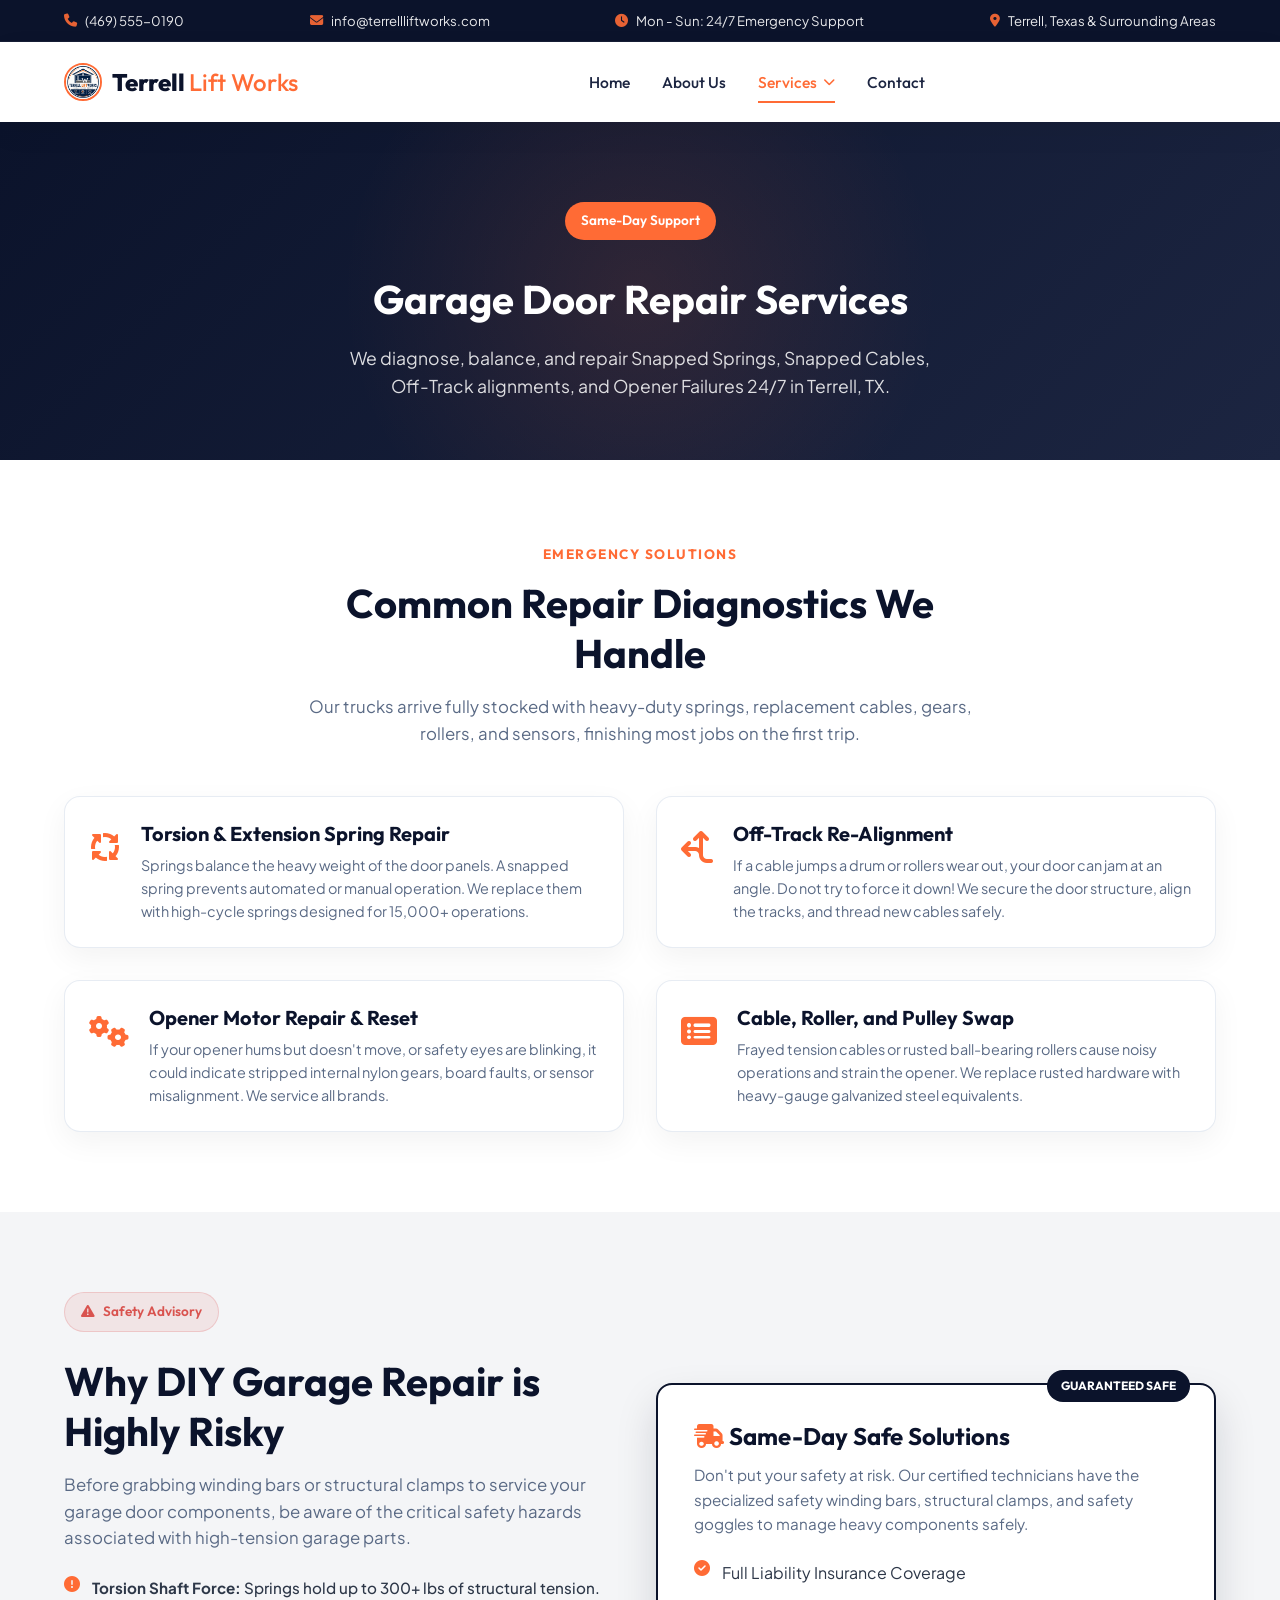
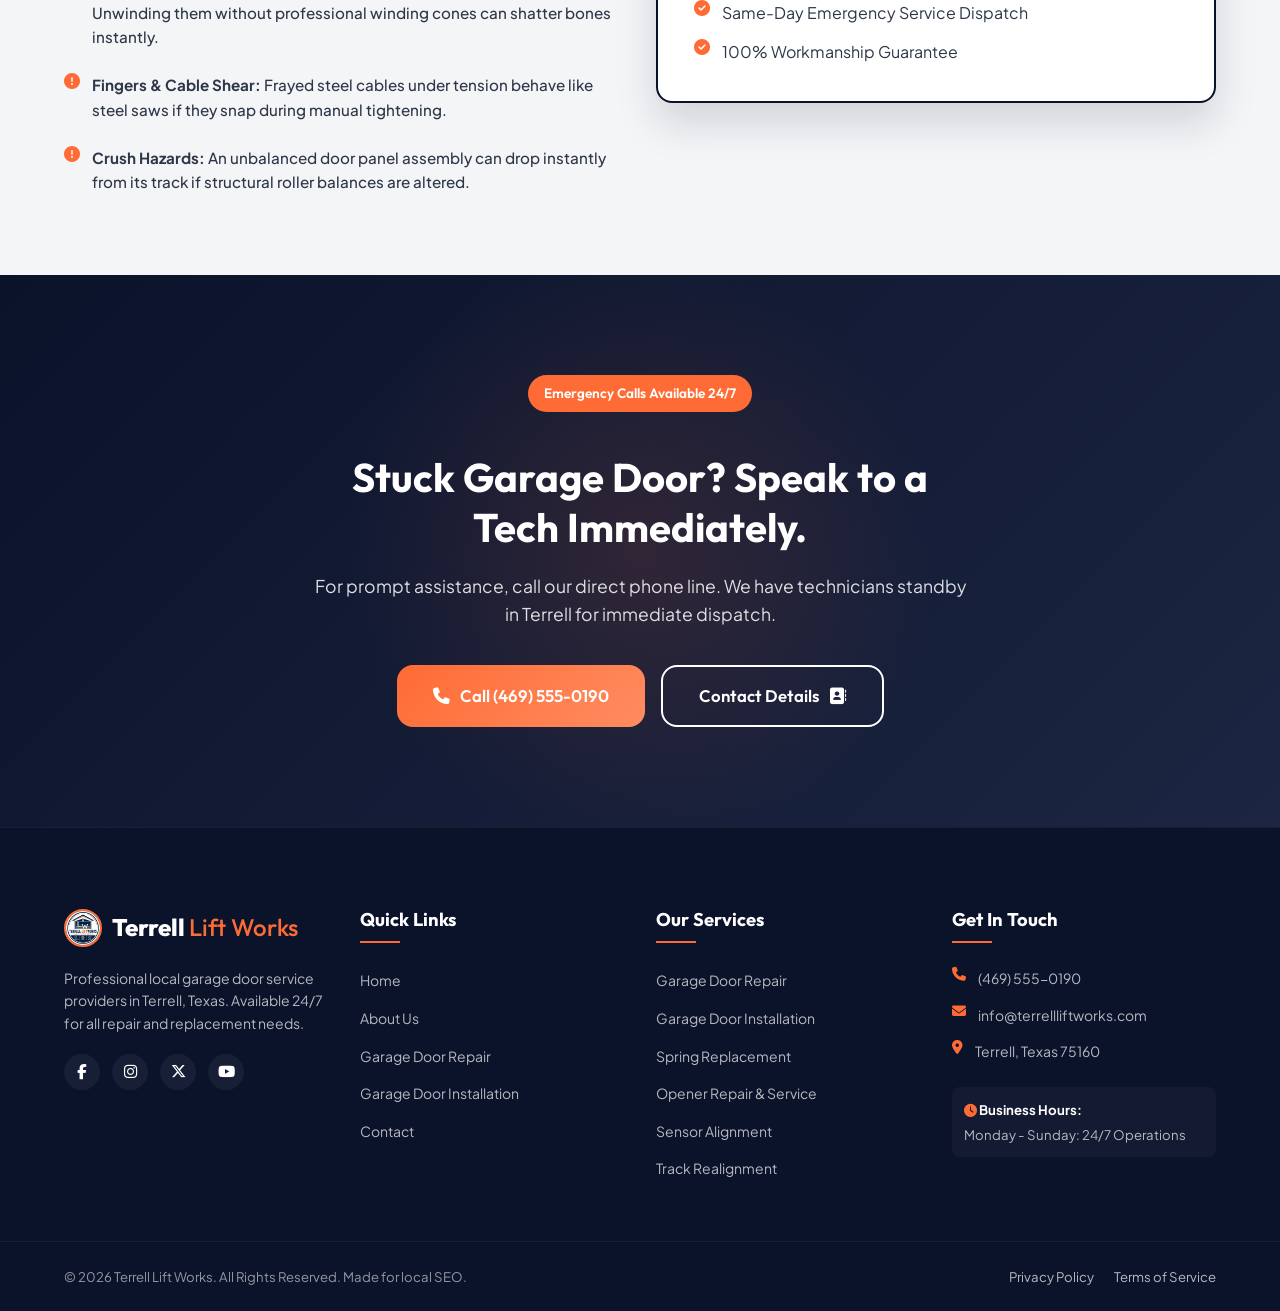
<file: garage-door-repair.html>
<!DOCTYPE html>
<html lang="en">
<head>
    <meta charset="UTF-8">
    <meta name="viewport" content="width=device-width, initial-scale=1.0">
    <title>Garage Door Repair Terrell | 24/7 Emergency Repairs & Springs</title>
    <meta name="description" content="Get prompt same-day garage door repair in Terrell, TX. Our certified technicians repair broken springs, stuck openers, off-track doors, and snapped cables.">
    <meta name="robots" content="index, follow">
    <link rel="canonical" href="https://garagedoorrepairterrell.com/garage-door-repair.html">
    
    <!-- Open Graph / Facebook -->
    <meta property="og:type" content="website">
    <meta property="og:url" content="https://garagedoorrepairterrell.com/garage-door-repair.html">
    <meta property="og:title" content="Garage Door Repair Terrell | 24/7 Emergency Repairs & Springs">
    <meta property="og:description" content="Emergency 24/7 garage door repairs in Terrell, TX. Broken spring replacements, cable re-tracking, and opener motor repairs. Quick same-day dispatch!">
    <meta property="og:image" content="assets/hero_technician.png">

    <!-- Google Fonts -->
    <link rel="preconnect" href="https://fonts.googleapis.com">
    <link rel="preconnect" href="https://fonts.gstatic.com" crossorigin>
    <link href="https://fonts.googleapis.com/css2?family=Outfit:wght@400;500;600;700;800&family=Plus+Jakarta+Sans:wght@400;500;600;700&display=swap" rel="stylesheet">

    <!-- Font Awesome Icons -->
    <link rel="stylesheet" href="https://cdnjs.cloudflare.com/ajax/libs/font-awesome/6.4.0/css/all.min.css" integrity="sha512-iecdLmaskl7CVkqkXNQ/ZH/XLlvWZOJyj7Yy7tcenmpD1ypASozpmT/E0iPtmFIB46ZmdtAc9eNBvH0H/ZpiBw==" crossorigin="anonymous" referrerpolicy="no-referrer" />

    <!-- Favicon -->
    <link rel="icon" type="image/jpeg" href="assets/logo.jpg">

    <!-- Custom CSS -->
    <link rel="stylesheet" href="style.css">
    <!-- Schema Markup -->
    <script type="application/ld+json">
    {
      "@context": "https://schema.org",
      "@graph": [
        {
          "@type": "WebPage",
          "@id": "https://garagedoorrepairterrell.com/garage-door-repair.html#webpage",
          "url": "https://garagedoorrepairterrell.com/garage-door-repair.html",
          "name": "Garage Door Repair Terrell | 24/7 Emergency Repairs & Springs",
          "description": "Get prompt same-day garage door repair in Terrell, TX. Our technicians repair broken springs, stuck openers, off-track doors, and snapped cables.",
          "isPartOf": {
            "@type": "WebSite",
            "@id": "https://garagedoorrepairterrell.com/#website",
            "url": "https://garagedoorrepairterrell.com/",
            "name": "Terrell Lift Works"
          }
        },
        {
          "@type": "Service",
          "@id": "https://garagedoorrepairterrell.com/garage-door-repair.html#service",
          "name": "Garage Door Repair",
          "description": "Emergency 24/7 garage door repairs in Terrell, TX. Broken spring replacements, cable re-tracking, and opener motor repairs. Quick same-day dispatch!",
          "provider": {
            "@type": "LocalBusiness",
            "@id": "https://garagedoorrepairterrell.com/#business",
            "name": "Terrell Lift Works",
            "image": "https://garagedoorrepairterrell.com/assets/logo.jpg",
            "telephone": "+14695550190",
            "url": "https://garagedoorrepairterrell.com/"
          }
        }
      ]
    }
    </script>
</head>
<body>

    <!-- Scroll Progress Bar -->
    <div id="scroll-progress" class="scroll-progress-bar" aria-hidden="true"></div>



    <!-- Top Info Bar -->
    <div class="top-info-bar" role="complementary" aria-label="Quick Contact Info">
        <div class="container info-container">
            <div class="info-item">
                <i class="fa-solid fa-phone info-icon" aria-hidden="true"></i>
                <a href="tel:+14695550190" aria-label="Call us at (469) 555-0190">(469) 555-0190</a>
            </div>
            <div class="info-item">
                <i class="fa-solid fa-envelope info-icon" aria-hidden="true"></i>
                <a href="mailto:info@terrellliftworks.com" aria-label="Email info@terrellliftworks.com">info@terrellliftworks.com</a>
            </div>
            <div class="info-item">
                <i class="fa-solid fa-clock info-icon" aria-hidden="true"></i>
                <span>Mon - Sun: 24/7 Emergency Support</span>
            </div>
            <div class="info-item">
                <i class="fa-solid fa-location-dot info-icon" aria-hidden="true"></i>
                <span>Terrell, Texas & Surrounding Areas</span>
            </div>
        </div>
    </div>

    <!-- Sticky Main Header & Navbar -->
    <header class="main-header" id="main-header">
        <div class="container nav-container">
            <!-- Logo -->
            <a href="index.html" class="logo" aria-label="Terrell Lift Works Home">
                <img src="assets/logo.jpg" alt="Terrell Lift Works Logo" class="logo-image">
                <span class="logo-text">Terrell<span class="logo-accent">Lift Works</span></span>
            </a>

            <!-- Navigation Links -->
            <nav class="nav-menu-wrapper" id="nav-menu-wrapper" aria-label="Main Navigation">
                <ul class="nav-menu" id="nav-menu">
                    <li class="nav-item">
                        <a href="index.html" class="nav-link">Home</a>
                    </li>
                    <li class="nav-item">
                        <a href="about.html" class="nav-link">About Us</a>
                    </li>
                    <li class="nav-item dropdown">
                        <a href="#services" class="nav-link dropdown-toggle active" id="servicesDropdownLink" role="button" aria-expanded="false" aria-haspopup="true">
                            Services <i class="fa-solid fa-chevron-down dropdown-arrow" aria-hidden="true"></i>
                        </a>
                        <ul class="dropdown-menu" aria-labelledby="servicesDropdownLink">
                            <li><a href="garage-door-installation.html" class="dropdown-item">Garage Door Installation</a></li>
                        </ul>
                    </li>
                    <li class="nav-item">
                        <a href="contact.html" class="nav-link">Contact</a>
                    </li>
                </ul>
            </nav>

            <!-- Actions & Hamburger Menu -->
            <div class="header-actions">
                <button class="hamburger-toggle" id="hamburger-toggle" aria-expanded="false" aria-controls="nav-menu-wrapper" aria-label="Toggle Navigation Menu">
                    <span class="bar bar-top"></span>
                    <span class="bar bar-mid"></span>
                    <span class="bar bar-bot"></span>
                </button>
            </div>
        </div>
    </header>

    <main>
        <!-- Subpage Banner Hero -->
        <section class="cta-section text-center" style="padding: 80px 0 60px;" aria-label="Page Header">
            <div class="cta-bg-decorator" aria-hidden="true"></div>
            <div class="container reveal-up">
                <span class="badge badge-orange">Same-Day Support</span>
                <h1 class="cta-title" style="margin-top: 10px;">Garage Door Repair Services</h1>
                <p class="cta-desc" style="max-width: 600px; margin-left: auto; margin-right: auto; margin-bottom: 0;">We diagnose, balance, and repair Snapped Springs, Snapped Cables, Off-Track alignments, and Opener Failures 24/7 in Terrell, TX.</p>
            </div>
        </section>

        <!-- Common Repairs Section -->
        <section class="about-section" style="padding: 80px 0;" aria-label="Repair Highlights">
            <div class="container">
                <div class="text-center max-w-700 mx-auto mb-5">
                    <span class="section-subtitle">Emergency Solutions</span>
                    <h2 class="section-title">Common Repair Diagnostics We Handle</h2>
                    <p class="section-desc">Our trucks arrive fully stocked with heavy-duty springs, replacement cables, gears, rollers, and sensors, finishing most jobs on the first trip.</p>
                </div>

                <div class="grid grid-2">
                    <!-- Repair Item 1 -->
                    <div class="card" style="display: flex; gap: 20px; align-items: flex-start; padding: 24px;">
                        <span style="font-size: 2rem; color: var(--color-orange);"><i class="fa-solid fa-arrows-spin"></i></span>
                        <div>
                            <h3 style="font-size: 1.25rem; margin-bottom: 8px;">Torsion &amp; Extension Spring Repair</h3>
                            <p style="font-size: 0.9rem; color: var(--color-text-muted);">Springs balance the heavy weight of the door panels. A snapped spring prevents automated or manual operation. We replace them with high-cycle springs designed for 15,000+ operations.</p>
                        </div>
                    </div>

                    <!-- Repair Item 2 -->
                    <div class="card" style="display: flex; gap: 20px; align-items: flex-start; padding: 24px;">
                        <span style="font-size: 2rem; color: var(--color-orange);"><i class="fa-solid fa-arrows-split-up-and-left"></i></span>
                        <div>
                            <h3 style="font-size: 1.25rem; margin-bottom: 8px;">Off-Track Re-Alignment</h3>
                            <p style="font-size: 0.9rem; color: var(--color-text-muted);">If a cable jumps a drum or rollers wear out, your door can jam at an angle. Do not try to force it down! We secure the door structure, align the tracks, and thread new cables safely.</p>
                        </div>
                    </div>

                    <!-- Repair Item 3 -->
                    <div class="card" style="display: flex; gap: 20px; align-items: flex-start; padding: 24px;">
                        <span style="font-size: 2rem; color: var(--color-orange);"><i class="fa-solid fa-gears"></i></span>
                        <div>
                            <h3 style="font-size: 1.25rem; margin-bottom: 8px;">Opener Motor Repair &amp; Reset</h3>
                            <p style="font-size: 0.9rem; color: var(--color-text-muted);">If your opener hums but doesn't move, or safety eyes are blinking, it could indicate stripped internal nylon gears, board faults, or sensor misalignment. We service all brands.</p>
                        </div>
                    </div>

                    <!-- Repair Item 4 -->
                    <div class="card" style="display: flex; gap: 20px; align-items: flex-start; padding: 24px;">
                        <span style="font-size: 2rem; color: var(--color-orange);"><i class="fa-solid fa-rectangle-list"></i></span>
                        <div>
                            <h3 style="font-size: 1.25rem; margin-bottom: 8px;">Cable, Roller, and Pulley Swap</h3>
                            <p style="font-size: 0.9rem; color: var(--color-text-muted);">Frayed tension cables or rusted ball-bearing rollers cause noisy operations and strain the opener. We replace rusted hardware with heavy-gauge galvanized steel equivalents.</p>
                        </div>
                    </div>
                </div>
            </div>
        </section>

        <!-- DIY Danger warning box -->
        <section class="usp-section bg-light" style="padding: 80px 0;" aria-label="DIY Warnings">
            <div class="container grid grid-2 align-center">
                <!-- Left Column: Warning Badge & list -->
                <div class="about-content reveal-left">
                    <span class="badge" style="background-color: rgba(217, 83, 79, 0.1); color: var(--color-red); border-color: rgba(217, 83, 79, 0.2);">
                        <i class="fa-solid fa-triangle-exclamation"></i> Safety Advisory
                    </span>
                    <h2 class="section-title" style="color: var(--color-navy-dark);">Why DIY Garage Repair is Highly Risky</h2>
                    <p class="section-desc">Before grabbing winding bars or structural clamps to service your garage door components, be aware of the critical safety hazards associated with high-tension garage parts.</p>
                    
                    <ul class="about-features" role="list">
                        <li>
                            <i class="fa-solid fa-circle-exclamation text-orange" aria-hidden="true"></i>
                            <span><strong>Torsion Shaft Force:</strong> Springs hold up to 300+ lbs of structural tension. Unwinding them without professional winding cones can shatter bones instantly.</span>
                        </li>
                        <li style="margin-top: 10px;">
                            <i class="fa-solid fa-circle-exclamation text-orange" aria-hidden="true"></i>
                            <span><strong>Fingers &amp; Cable Shear:</strong> Frayed steel cables under tension behave like steel saws if they snap during manual tightening.</span>
                        </li>
                        <li style="margin-top: 10px;">
                            <i class="fa-solid fa-circle-exclamation text-orange" aria-hidden="true"></i>
                            <span><strong>Crush Hazards:</strong> An unbalanced door panel assembly can drop instantly from its track if structural roller balances are altered.</span>
                        </li>
                    </ul>
                </div>

                <!-- Right Column: Professional Dispatch promo card (No button) -->
                <div class="card reveal-right" style="border: 2px solid var(--color-navy-dark); box-shadow: var(--shadow-heavy);">
                    <span class="highlight-badge" style="background-color: var(--color-navy-dark);">Guaranteed Safe</span>
                    <h3 style="font-size: 1.5rem; margin-bottom: 12px; color: var(--color-navy-dark);"><i class="fa-solid fa-truck-fast text-orange" aria-hidden="true"></i> Same-Day Safe Solutions</h3>
                    <p style="font-size: 0.95rem; color: var(--color-text-muted); margin-bottom: 24px;">Don't put your safety at risk. Our certified technicians have the specialized safety winding bars, structural clamps, and safety goggles to manage heavy components safely.</p>
                    
                    <ul class="about-features" role="list">
                        <li><i class="fa-solid fa-circle-check text-orange" aria-hidden="true"></i> Full Liability Insurance Coverage</li>
                        <li><i class="fa-solid fa-circle-check text-orange" aria-hidden="true"></i> Same-Day Emergency Service Dispatch</li>
                        <li><i class="fa-solid fa-circle-check text-orange" aria-hidden="true"></i> 100% Workmanship Guarantee</li>
                    </ul>
                </div>
            </div>
        </section>

        <!-- CTA Section -->
        <section class="cta-section" aria-label="Book Now">
            <div class="cta-bg-decorator" aria-hidden="true"></div>
            <div class="container text-center max-w-700 reveal-up">
                <span class="badge badge-orange">Emergency Calls Available 24/7</span>
                <h2 class="cta-title">Stuck Garage Door? Speak to a Tech Immediately.</h2>
                <p class="cta-desc">For prompt assistance, call our direct phone line. We have technicians standby in Terrell for immediate dispatch.</p>
                <div class="cta-buttons">
                    <a href="tel:+14695550190" class="btn btn-orange-gradient btn-lg shadow-hover">
                        <i class="fa-solid fa-phone" aria-hidden="true"></i> Call (469) 555-0190
                    </a>
                    <a href="contact.html" class="btn btn-outline-white btn-lg">
                        Contact Details <i class="fa-solid fa-address-book" aria-hidden="true"></i>
                    </a>
                </div>
            </div>
        </section>
    </main>

    <!-- Footer -->
    <footer class="main-footer" role="contentinfo">
        <div class="container grid grid-4">
            <!-- Col 1: About & Social -->
            <div class="footer-col footer-col-about">
                <a href="index.html" class="logo footer-logo" aria-label="Terrell Lift Works Home">
                    <img src="assets/logo.jpg" alt="Terrell Lift Works Logo" class="logo-image">
                    <span class="logo-text">Terrell<span class="logo-accent">Lift Works</span></span>
                </a>
                <p class="footer-about-text">Professional local garage door service providers in Terrell, Texas. Available 24/7 for all repair and replacement needs.</p>
                <div class="footer-socials">
                    <a href="https://facebook.com/" target="_blank" rel="noopener" aria-label="Facebook Page"><i class="fa-brands fa-facebook-f"></i></a>
                    <a href="https://instagram.com/" target="_blank" rel="noopener" aria-label="Instagram Profile"><i class="fa-brands fa-instagram"></i></a>
                    <a href="https://twitter.com/" target="_blank" rel="noopener" aria-label="Twitter Feed"><i class="fa-brands fa-x-twitter"></i></a>
                    <a href="https://youtube.com/" target="_blank" rel="noopener" aria-label="YouTube Channel"><i class="fa-brands fa-youtube"></i></a>
                </div>
            </div>

            <!-- Col 2: Quick Links -->
            <div class="footer-col">
                <h4 class="footer-col-title">Quick Links</h4>
                <ul class="footer-links" role="list">
                    <li><a href="index.html">Home</a></li>
                    <li><a href="about.html">About Us</a></li>
                    <li><a href="garage-door-repair.html">Garage Door Repair</a></li>
                    <li><a href="garage-door-installation.html">Garage Door Installation</a></li>
                    <li><a href="contact.html">Contact</a></li>
                </ul>
            </div>

            <!-- Col 3: Services -->
            <div class="footer-col">
                <h4 class="footer-col-title">Our Services</h4>
                <ul class="footer-links" role="list">
                    <li><a href="garage-door-repair.html">Garage Door Repair</a></li>
                    <li><a href="garage-door-installation.html">Garage Door Installation</a></li>
                    <li><a href="garage-door-repair.html">Spring Replacement</a></li>
                    <li><a href="garage-door-repair.html">Opener Repair &amp; Service</a></li>
                    <li><a href="garage-door-repair.html">Sensor Alignment</a></li>
                    <li><a href="garage-door-repair.html">Track Realignment</a></li>
                </ul>
            </div>

            <!-- Col 4: Contact Info & Hours -->
            <div class="footer-col">
                <h4 class="footer-col-title">Get In Touch</h4>
                <address class="footer-contact-info">
                    <div class="footer-info-item">
                        <i class="fa-solid fa-phone text-orange" aria-hidden="true"></i>
                        <a href="tel:+14695550190">(469) 555-0190</a>
                    </div>
                    <div class="footer-info-item">
                        <i class="fa-solid fa-envelope text-orange" aria-hidden="true"></i>
                        <a href="mailto:info@terrellliftworks.com">info@terrellliftworks.com</a>
                    </div>
                    <div class="footer-info-item">
                        <i class="fa-solid fa-location-dot text-orange" aria-hidden="true"></i>
                        <span>Terrell, Texas 75160</span>
                    </div>
                </address>
                <div class="footer-hours mt-3">
                    <span class="hours-title"><i class="fa-solid fa-clock text-orange" aria-hidden="true"></i> Business Hours:</span>
                    <span class="hours-val">Monday - Sunday: 24/7 Operations</span>
                </div>
            </div>
        </div>

        <!-- Footer Bottom -->
        <div class="footer-bottom">
            <div class="container flex-row flex-between">
                <p class="copyright">&copy; 2026 Terrell Lift Works. All Rights Reserved. Made for local SEO.</p>
                <ul class="footer-legal-links" role="list">
                    <li><a href="index.html">Privacy Policy</a></li>
                    <li><a href="index.html">Terms of Service</a></li>
                </ul>
            </div>
        </div>
    </footer>

    <!-- Back to Top Button -->
    <button id="back-to-top" class="back-to-top-btn" aria-label="Back to Top">
        <i class="fa-solid fa-arrow-up" aria-hidden="true"></i>
    </button>

    <!-- Custom Script -->
    <script src="script.js"></script>
</body>
</html>
</file>
<file: style.css>
/* ==========================================================================
   CSS DESIGN SYSTEM & VARIABLE DEFINITIONS
   ========================================================================== */
:root {
    /* Color Palette */
    --color-navy-dark: #0B132B;
    --color-navy-medium: #1C2541;
    --color-navy-light: #3A506B;
    --color-orange: #FF6B35;
    --color-orange-light: #FF8C61;
    --color-orange-dark: #E0531F;
    --color-white: #FFFFFF;
    --color-bg-light: #F4F5F7;
    --color-text-dark: #2D3748;
    --color-text-muted: #5A6A85;
    --color-border: #E2E8F0;
    --color-red: #D9534F;
    --color-green: #2ECC71;

    /* Fonts */
    --font-heading: 'Outfit', -apple-system, BlinkMacSystemFont, "Segoe UI", Roboto, sans-serif;
    --font-body: 'Plus Jakarta Sans', -apple-system, BlinkMacSystemFont, "Segoe UI", Roboto, sans-serif;

    /* Spacing & Sizes */
    --container-max-width: 1200px;
    --border-radius-sm: 8px;
    --border-radius-md: 16px;
    --border-radius-lg: 24px;
    
    /* Shadows */
    --shadow-soft: 0 10px 30px rgba(0, 0, 0, 0.05);
    --shadow-medium: 0 15px 35px rgba(11, 19, 43, 0.08);
    --shadow-heavy: 0 20px 40px rgba(11, 19, 43, 0.15);
    --shadow-orange-glow: 0 10px 25px rgba(255, 107, 53, 0.25);
    --shadow-navy-glow: 0 10px 25px rgba(28, 37, 65, 0.15);

    /* Transitions */
    --transition-fast: 0.2s ease;
    --transition-normal: 0.3s cubic-bezier(0.25, 0.8, 0.25, 1);
    --transition-slow: 0.5s cubic-bezier(0.25, 0.8, 0.25, 1);
}

/* ==========================================================================
   RESET & BASE STYLES
   ========================================================================== */
*, *::before, *::after {
    box-sizing: border-box;
    margin: 0;
    padding: 0;
}

html {
    scroll-behavior: smooth;
    font-size: 16px;
    -webkit-font-smoothing: antialiased;
    -moz-osx-font-smoothing: grayscale;
}

body {
    font-family: var(--font-body);
    color: var(--color-text-dark);
    background-color: var(--color-white);
    line-height: 1.6;
    overflow-x: hidden;
}

h1, h2, h3, h4, h5, h6 {
    font-family: var(--font-heading);
    font-weight: 700;
    color: var(--color-navy-dark);
    line-height: 1.25;
}

a {
    color: inherit;
    text-decoration: none;
    transition: var(--transition-fast);
}

ul, ol {
    list-style: none;
}

img {
    max-width: 100%;
    height: auto;
    display: block;
}

button, input, select, textarea {
    font-family: inherit;
    font-size: inherit;
    color: inherit;
    border: none;
    outline: none;
    background: none;
}

button {
    cursor: pointer;
}

/* ==========================================================================
   LAYOUT CONTAINERS & UTILITIES
   ========================================================================== */
.container {
    width: 100%;
    max-width: var(--container-max-width);
    margin: 0 auto;
    padding: 0 24px;
}

.grid {
    display: grid;
    gap: 32px;
}

.grid-2 {
    grid-template-columns: repeat(2, 1fr);
}

.grid-3 {
    grid-template-columns: repeat(3, 1fr);
}

.grid-4 {
    grid-template-columns: repeat(4, 1fr);
}

@media (min-width: 577px) {
    .grid-span-2 {
        grid-column: span 2;
    }
}

.grid-2-13 {
    grid-template-columns: 1.2fr 1.8fr;
}

.flex-row {
    display: flex;
    align-items: center;
}

.flex-between {
    justify-content: space-between;
}

.align-center {
    align-items: center;
}

.text-center {
    text-align: center;
}

.text-orange {
    color: var(--color-orange);
}

.bg-light {
    background-color: var(--color-bg-light);
}

.max-w-700 {
    max-width: 700px;
}

.mx-auto {
    margin-left: auto;
    margin-right: auto;
}

.mb-5 {
    margin-bottom: 48px;
}

.mt-2 {
    margin-top: 16px;
}

.mt-3 {
    margin-top: 24px;
}

.mt-4 {
    margin-top: 32px;
}

/* ==========================================================================
   SCROLL PROGRESS BAR & LOADER
   ========================================================================== */
.scroll-progress-bar {
    position: fixed;
    top: 0;
    left: 0;
    height: 4px;
    background: linear-gradient(90deg, var(--color-orange) 0%, var(--color-orange-light) 100%);
    width: 0%;
    z-index: 1001;
    transition: width 0.1s ease-out;
}

.page-loader {
    position: fixed;
    top: 0;
    left: 0;
    width: 100%;
    height: 100%;
    background-color: var(--color-navy-dark);
    display: flex;
    justify-content: center;
    align-items: center;
    z-index: 9999;
    transition: opacity 0.5s ease, visibility 0.5s ease;
}

.page-loader.fade-out {
    opacity: 0;
    visibility: hidden;
}

.loader-content {
    text-align: center;
}

.loader-garage-door {
    width: 60px;
    height: 60px;
    border: 3px solid var(--color-white);
    border-radius: 4px;
    margin: 0 auto 20px;
    position: relative;
    padding: 2px;
    overflow: hidden;
}

.door-panel {
    background-color: var(--color-orange);
    height: 16px;
    margin-bottom: 2px;
    border-radius: 2px;
    animation: openDoor 2s ease-in-out infinite alternate;
}

.panel-1 { animation-delay: 0s; }
.panel-2 { animation-delay: 0.15s; }
.panel-3 { animation-delay: 0.3s; }

.loader-text {
    font-family: var(--font-heading);
    color: var(--color-white);
    font-size: 1.25rem;
    font-weight: 700;
    letter-spacing: 1px;
}

@keyframes openDoor {
    0% { transform: translateY(0); opacity: 1; }
    50% { transform: translateY(-40px); opacity: 0; }
    100% { transform: translateY(-40px); opacity: 0; }
}

/* ==========================================================================
   BUTTONS
   ========================================================================== */
.btn {
    display: inline-flex;
    align-items: center;
    justify-content: center;
    gap: 10px;
    padding: 14px 28px;
    font-family: var(--font-heading);
    font-weight: 600;
    border-radius: var(--border-radius-md);
    transition: var(--transition-normal);
    position: relative;
    overflow: hidden;
    z-index: 1;
}

.btn-primary {
    background-color: var(--color-orange);
    color: var(--color-white);
}

.btn-primary::before {
    content: '';
    position: absolute;
    top: 0;
    left: 0;
    width: 100%;
    height: 100%;
    background-color: var(--color-orange-dark);
    transform: scaleX(0);
    transform-origin: right;
    transition: transform 0.4s cubic-bezier(0.25, 0.8, 0.25, 1);
    z-index: -1;
    border-radius: var(--border-radius-md);
}

.btn-primary:hover::before {
    transform: scaleX(1);
    transform-origin: left;
}

.btn-primary:hover {
    color: var(--color-white);
    transform: translateY(-2px);
    box-shadow: var(--shadow-orange-glow);
}

.btn-outline {
    background-color: transparent;
    border: 2px solid var(--color-navy-dark);
    color: var(--color-navy-dark);
}

.btn-outline:hover {
    background-color: var(--color-navy-dark);
    color: var(--color-white);
    transform: translateY(-2px);
}

.btn-outline-white {
    background-color: transparent;
    border: 2px solid var(--color-white);
    color: var(--color-white);
}

.btn-outline-white:hover {
    background-color: var(--color-white);
    color: var(--color-navy-dark);
    transform: translateY(-2px);
}

.btn-orange-gradient {
    background: linear-gradient(135deg, var(--color-orange) 0%, var(--color-orange-light) 100%);
    color: var(--color-white);
}

.btn-orange-gradient:hover {
    transform: translateY(-2px);
    box-shadow: var(--shadow-orange-glow);
}

.btn-block {
    display: flex;
    width: 100%;
}

.btn-lg {
    padding: 16px 36px;
    font-size: 1.05rem;
}

.btn-nav {
    padding: 10px 20px;
    font-size: 0.9rem;
    border-radius: var(--border-radius-sm);
}

/* Animations for buttons */
.shadow-pulse {
    animation: shadowPulse 2s infinite;
}

@keyframes shadowPulse {
    0% { box-shadow: 0 0 0 0 rgba(255, 107, 53, 0.4); }
    70% { box-shadow: 0 0 0 10px rgba(255, 107, 53, 0); }
    100% { box-shadow: 0 0 0 0 rgba(255, 107, 53, 0); }
}

/* ==========================================================================
   TOP INFO BAR
   ========================================================================== */
.top-info-bar {
    background-color: var(--color-navy-dark);
    color: var(--color-white);
    font-size: 0.825rem;
    padding: 10px 0;
    border-bottom: 1px solid rgba(255, 255, 255, 0.05);
}

.info-container {
    display: flex;
    justify-content: space-between;
    flex-wrap: wrap;
    gap: 12px;
}

.info-item {
    display: flex;
    align-items: center;
    gap: 8px;
    opacity: 0.9;
}

.info-item a:hover {
    color: var(--color-orange-light);
}

.info-icon {
    color: var(--color-orange);
}

/* ==========================================================================
   HEADER / STICKY NAVIGATION
   ========================================================================== */
.main-header {
    position: sticky;
    top: 0;
    left: 0;
    width: 100%;
    background-color: rgba(255, 255, 255, 0.95);
    backdrop-filter: blur(10px);
    -webkit-backdrop-filter: blur(10px);
    z-index: 1000;
    box-shadow: var(--shadow-soft);
    transition: var(--transition-normal);
}

.main-header.scrolled {
    padding: 8px 0;
    background-color: rgba(255, 255, 255, 0.98);
    box-shadow: var(--shadow-medium);
}

.nav-container {
    display: flex;
    justify-content: space-between;
    align-items: center;
    height: 80px;
    transition: var(--transition-normal);
}

.main-header.scrolled .nav-container {
    height: 65px;
}

/* Logo Design */
.logo {
    display: flex;
    align-items: center;
    gap: 10px;
    font-family: var(--font-heading);
    font-weight: 800;
    font-size: 1.5rem;
    color: var(--color-navy-dark);
}

.logo-image {
    height: 38px;
    width: 38px;
    object-fit: cover;
    border-radius: 50%;
    border: 2px solid var(--color-orange);
    transition: transform var(--transition-normal);
}

.logo:hover .logo-image {
    transform: rotate(-10deg) scale(1.1);
}

.logo-accent {
    color: var(--color-orange);
    font-weight: 500;
    margin-left: 4px;
}

/* Navigation Links */
.nav-menu-wrapper {
    display: flex;
    align-items: center;
}

.nav-menu {
    display: flex;
    align-items: center;
    gap: 32px;
}

.nav-link {
    font-family: var(--font-heading);
    font-weight: 500;
    font-size: 0.975rem;
    color: var(--color-navy-medium);
    position: relative;
    padding: 8px 0;
}

.nav-link::after {
    content: '';
    position: absolute;
    bottom: 0;
    left: 0;
    width: 100%;
    height: 2px;
    background-color: var(--color-orange);
    transform: scaleX(0);
    transform-origin: right;
    transition: transform var(--transition-normal);
}

.nav-link:hover::after,
.nav-link.active::after {
    transform: scaleX(1);
    transform-origin: left;
}

.nav-link:hover,
.nav-link.active {
    color: var(--color-orange);
}

/* Services Dropdown Menu */
.nav-item.dropdown {
    position: relative;
}

.dropdown-toggle {
    display: flex;
    align-items: center;
    gap: 6px;
    cursor: pointer;
}

.dropdown-arrow {
    font-size: 0.75rem;
    transition: transform var(--transition-fast);
}

.nav-item.dropdown:hover .dropdown-arrow {
    transform: rotate(180deg);
}

.dropdown-menu {
    position: absolute;
    top: 100%;
    left: 50%;
    transform: translateX(-50%) translateY(15px);
    background-color: var(--color-white);
    border-radius: var(--border-radius-sm);
    box-shadow: var(--shadow-heavy);
    width: 240px;
    padding: 12px;
    opacity: 0;
    visibility: hidden;
    transition: transform var(--transition-normal), opacity var(--transition-normal), visibility var(--transition-normal);
    border: 1px solid var(--color-border);
}

.nav-item.dropdown:hover .dropdown-menu {
    opacity: 1;
    visibility: visible;
    transform: translateX(-50%) translateY(0);
}

.dropdown-item {
    display: block;
    padding: 10px 16px;
    font-family: var(--font-heading);
    font-weight: 500;
    font-size: 0.9rem;
    color: var(--color-navy-medium);
    border-radius: var(--border-radius-sm);
    transition: var(--transition-fast);
}

.dropdown-item:hover {
    background-color: var(--color-bg-light);
    color: var(--color-orange);
    padding-left: 20px;
}

/* Header Action / Hamburger */
.header-actions {
    display: flex;
    align-items: center;
    gap: 20px;
}

.hamburger-toggle {
    display: none;
    flex-direction: column;
    justify-content: space-between;
    width: 26px;
    height: 18px;
    background: transparent;
    z-index: 1002;
}

.bar {
    width: 100%;
    height: 3px;
    background-color: var(--color-navy-dark);
    border-radius: 2px;
    transition: var(--transition-normal);
}

/* ==========================================================================
   HERO SECTION
   ========================================================================== */
.hero-section {
    position: relative;
    padding: 140px 0 100px;
    background: linear-gradient(180deg, rgba(244, 245, 247, 0.4) 0%, var(--color-white) 100%);
    overflow: hidden;
}

/* Floating Decorative Shapes */
.floating-shape {
    position: absolute;
    background: radial-gradient(circle, rgba(255, 107, 53, 0.08) 0%, rgba(255, 255, 255, 0) 70%);
    border-radius: 50%;
    z-index: 0;
    pointer-events: none;
}

.shape-1 {
    width: 500px;
    height: 500px;
    top: -100px;
    right: -100px;
    animation: floatShape 20s infinite alternate;
}

.shape-2 {
    width: 350px;
    height: 350px;
    bottom: -50px;
    left: -100px;
    animation: floatShape 15s infinite alternate-reverse;
}

@keyframes floatShape {
    0% { transform: translateY(0) scale(1); }
    100% { transform: translateY(40px) scale(1.1); }
}

.hero-container {
    display: grid;
    grid-template-columns: 1.1fr 0.9fr;
    gap: 48px;
    align-items: center;
    position: relative;
    z-index: 1;
}

.hero-content {
    z-index: 2;
}

.badge {
    display: inline-flex;
    align-items: center;
    gap: 8px;
    background-color: rgba(255, 107, 53, 0.1);
    color: var(--color-orange-dark);
    padding: 8px 16px;
    border-radius: 50px;
    font-size: 0.85rem;
    font-family: var(--font-heading);
    font-weight: 600;
    margin-bottom: 24px;
    border: 1px solid rgba(255, 107, 53, 0.2);
}

.badge-orange {
    background-color: var(--color-orange);
    color: var(--color-white);
    border: none;
}

.hero-heading {
    font-size: 3.5rem;
    line-height: 1.15;
    margin-bottom: 20px;
}

.hero-lead {
    font-size: 1.15rem;
    color: var(--color-text-muted);
    margin-bottom: 36px;
    max-width: 580px;
}

.hero-ctas {
    display: flex;
    gap: 16px;
    margin-bottom: 40px;
}

.trust-signals {
    display: flex;
    gap: 24px;
    flex-wrap: wrap;
    border-top: 1px solid var(--color-border);
    padding-top: 24px;
}

.trust-item {
    display: flex;
    align-items: center;
    gap: 10px;
}

.trust-icon {
    font-size: 1.1rem;
    color: var(--color-orange);
}

.trust-text {
    font-size: 0.9rem;
    font-weight: 600;
    color: var(--color-navy-light);
}

/* Hero Right Column (Media) */
.hero-media {
    position: relative;
    display: flex;
    justify-content: center;
}

.hero-media .image-wrapper {
    width: 100%;
    position: relative;
    z-index: 2;
    border-radius: var(--border-radius-lg);
    overflow: hidden;
    box-shadow: var(--shadow-heavy);
}

.hero-img {
    width: 100%;
    object-fit: cover;
    display: block;
    height: auto;
}

/* Elegant curved decorative elements inside hero */
.curved-decorator {
    position: absolute;
    bottom: -15px;
    left: -15px;
    width: 150px;
    height: 150px;
    z-index: 1;
    pointer-events: none;
}

.curved-decorator svg {
    width: 100%;
    height: 100%;
    opacity: 0.15;
}

/* ==========================================================================
   CARDS & GRID STYLING
   ========================================================================== */
.card {
    background-color: var(--color-white);
    border-radius: var(--border-radius-md);
    box-shadow: var(--shadow-soft);
    padding: 36px;
    border: 1px solid rgba(226, 232, 240, 0.8);
    transition: var(--transition-normal);
    position: relative;
}

.card:hover {
    transform: translateY(-8px);
    box-shadow: var(--shadow-medium);
}

/* USP Section Styling */
.usp-section {
    padding: 80px 0;
}

.usp-card {
    display: flex;
    flex-direction: column;
    align-items: center;
    height: 100%;
}

.usp-icon-wrapper {
    width: 70px;
    height: 70px;
    border-radius: 50%;
    display: flex;
    align-items: center;
    justify-content: center;
    font-size: 1.8rem;
    margin-bottom: 24px;
    transition: var(--transition-normal);
}

.shadow-orange {
    background-color: rgba(255, 107, 53, 0.1);
    color: var(--color-orange);
}

.shadow-navy {
    background-color: rgba(11, 19, 43, 0.08);
    color: var(--color-navy-dark);
}

.usp-card:hover .shadow-orange {
    background-color: var(--color-orange);
    color: var(--color-white);
    box-shadow: var(--shadow-orange-glow);
}

.usp-card:hover .shadow-navy {
    background-color: var(--color-navy-dark);
    color: var(--color-white);
    box-shadow: var(--shadow-navy-glow);
}

.usp-title {
    font-size: 1.25rem;
    margin-bottom: 12px;
}

.usp-desc {
    font-size: 0.925rem;
    color: var(--color-text-muted);
}

/* ==========================================================================
   ABOUT US SECTION
   ========================================================================== */
.about-section {
    padding: 100px 0;
}

.about-media {
    position: relative;
}

.about-decoration {
    position: absolute;
    top: -20px;
    left: -20px;
    width: 100%;
    height: 100%;
    border: 3px solid var(--color-orange);
    border-radius: var(--border-radius-lg);
    z-index: 0;
    opacity: 0.15;
}

.about-media .image-wrapper {
    position: relative;
    border-radius: var(--border-radius-lg);
    overflow: hidden;
    z-index: 1;
}

.about-img {
    width: 100%;
    height: auto;
}

.about-experience-badge {
    position: absolute;
    bottom: -24px;
    right: 24px;
    background-color: var(--color-navy-dark);
    color: var(--color-white);
    padding: 24px;
    border-radius: var(--border-radius-md);
    box-shadow: var(--shadow-heavy);
    z-index: 2;
    display: flex;
    align-items: center;
    gap: 16px;
}

.badge-num {
    font-family: var(--font-heading);
    font-size: 2.5rem;
    font-weight: 800;
    color: var(--color-orange);
    line-height: 1;
}

.badge-lbl {
    font-size: 0.85rem;
    font-weight: 600;
    max-width: 100px;
}

.section-subtitle {
    display: inline-block;
    color: var(--color-orange);
    font-family: var(--font-heading);
    font-weight: 700;
    text-transform: uppercase;
    font-size: 0.85rem;
    letter-spacing: 1.5px;
    margin-bottom: 12px;
}

.section-title {
    font-size: 2.5rem;
    margin-bottom: 16px;
}

.section-desc {
    color: var(--color-text-muted);
    font-size: 1.05rem;
    margin-bottom: 24px;
}

.about-features {
    display: flex;
    flex-direction: column;
    gap: 14px;
}

.about-features li {
    display: flex;
    align-items: flex-start;
    gap: 12px;
}

.about-features li span {
    font-size: 0.95rem;
    font-weight: 500;
    color: var(--color-text-dark);
}

/* ==========================================================================
   SERVICES SECTION
   ========================================================================== */
.services-section {
    padding: 100px 0;
}

.service-card {
    display: flex;
    flex-direction: column;
    height: 100%;
}

.service-header {
    display: flex;
    align-items: center;
    gap: 20px;
    margin-bottom: 20px;
}

.service-icon {
    width: 60px;
    height: 60px;
    background-color: rgba(255, 107, 53, 0.1);
    color: var(--color-orange);
    border-radius: 12px;
    display: flex;
    align-items: center;
    justify-content: center;
    font-size: 1.5rem;
    flex-shrink: 0;
    transition: var(--transition-normal);
}

.service-card:hover .service-icon {
    background-color: var(--color-orange);
    color: var(--color-white);
}

.service-title {
    font-size: 1.5rem;
}

.service-desc {
    color: var(--color-text-muted);
    font-size: 0.95rem;
    margin-bottom: 24px;
}

.service-subheading {
    font-size: 1.05rem;
    margin-bottom: 12px;
    border-bottom: 1px solid var(--color-border);
    padding-bottom: 8px;
}

.service-features {
    display: flex;
    flex-direction: column;
    gap: 10px;
    margin-bottom: auto;
}

.service-features li {
    display: flex;
    align-items: center;
    gap: 10px;
    font-size: 0.9rem;
    color: var(--color-text-dark);
}

/* ==========================================================================
   WHY CHOOSE US COMPARISON
   ========================================================================== */
.why-us-section {
    padding: 100px 0;
}

.comparison-card {
    border-top: 4px solid var(--color-navy-dark);
}

.comparison-card.highlighted {
    background-color: var(--color-navy-dark);
    color: var(--color-white);
    border-top: 4px solid var(--color-orange);
    transform: scale(1.03);
}

.comparison-card.highlighted .comparison-title {
    color: var(--color-white);
}

.comparison-card.highlighted .comparison-desc {
    color: rgba(255, 255, 255, 0.8);
}

.highlight-badge {
    position: absolute;
    top: -15px;
    right: 24px;
    background-color: var(--color-orange);
    color: var(--color-white);
    padding: 6px 14px;
    border-radius: 50px;
    font-size: 0.75rem;
    font-family: var(--font-heading);
    font-weight: 700;
    text-transform: uppercase;
}

.comparison-icon {
    font-size: 2.2rem;
    color: var(--color-orange);
    margin-bottom: 20px;
}

.comparison-title {
    font-size: 1.25rem;
    margin-bottom: 12px;
}

.comparison-desc {
    font-size: 0.925rem;
    color: var(--color-text-muted);
}

/* ==========================================================================
   DIY VS PROFESSIONAL SECTION
   ========================================================================== */
.diy-section {
    padding: 100px 0;
}

.diy-card, .pro-card {
    padding: 0;
    overflow: hidden;
}

.card-header-accent {
    display: flex;
    align-items: center;
    gap: 16px;
    padding: 24px 36px;
    color: var(--color-white);
}

.card-header-accent h3 {
    color: var(--color-white);
    font-size: 1.35rem;
}

.bg-dark-red {
    background-color: #8B0000;
}

.bg-orange-gradient {
    background: linear-gradient(135deg, var(--color-navy-medium) 0%, var(--color-navy-dark) 100%);
    border-bottom: 4px solid var(--color-orange);
}

.icon-large {
    font-size: 1.7rem;
}

.card-body {
    padding: 36px;
}

.diy-pro-list {
    display: flex;
    flex-direction: column;
    gap: 20px;
}

.pro-con {
    display: flex;
    align-items: flex-start;
    gap: 16px;
}

.icon-indicator {
    width: 24px;
    height: 24px;
    border-radius: 50%;
    display: flex;
    align-items: center;
    justify-content: center;
    font-size: 0.75rem;
    flex-shrink: 0;
    margin-top: 3px;
}

.con .icon-indicator {
    background-color: rgba(217, 83, 79, 0.15);
    color: var(--color-red);
}

.pro .icon-indicator {
    background-color: rgba(46, 204, 113, 0.15);
    color: var(--color-green);
}

.item-text {
    font-size: 0.95rem;
    line-height: 1.5;
}

.item-text strong {
    display: block;
    color: var(--color-navy-dark);
    margin-bottom: 2px;
}

.highlighted-pro {
    border: 2px solid var(--color-navy-dark);
    box-shadow: var(--shadow-medium);
}

/* ==========================================================================
   FAQ SECTION ACCORDION
   ========================================================================== */
.faq-section {
    padding: 100px 0;
}

.faq-intro {
    padding-right: 24px;
}

.faq-help-box {
    padding: 24px;
    border-radius: var(--border-radius-md);
    background-color: var(--color-navy-dark);
    color: var(--color-white);
    border-left: 4px solid var(--color-orange);
}

.faq-help-box h4 {
    color: var(--color-white);
    font-size: 1.15rem;
    margin-bottom: 8px;
}

.faq-help-box p {
    color: rgba(255, 255, 255, 0.8);
    font-size: 0.9rem;
}

.faq-accordion {
    display: flex;
    flex-direction: column;
    gap: 16px;
}

.faq-item {
    background-color: var(--color-white);
    border-radius: var(--border-radius-sm);
    border: 1px solid var(--color-border);
    overflow: hidden;
    transition: var(--transition-fast);
}

.faq-item:hover {
    border-color: var(--color-navy-light);
}

.faq-trigger {
    display: flex;
    justify-content: space-between;
    align-items: center;
    width: 100%;
    padding: 20px 24px;
    text-align: left;
    font-family: var(--font-heading);
    font-weight: 600;
    font-size: 1.05rem;
    color: var(--color-navy-dark);
    background-color: transparent;
    transition: var(--transition-fast);
}

.faq-trigger:focus-visible {
    background-color: var(--color-bg-light);
    outline: 2px solid var(--color-orange);
}

.faq-icon-wrapper {
    font-size: 0.85rem;
    color: var(--color-orange);
    transition: transform var(--transition-normal);
}

.faq-item.active .faq-icon-wrapper {
    transform: rotate(45deg);
}

.faq-content {
    max-height: 0;
    overflow: hidden;
    transition: max-height var(--transition-normal) ease-out;
}

.faq-content-inner {
    padding: 0 24px 20px;
    color: var(--color-text-muted);
    font-size: 0.925rem;
    border-top: 1px solid transparent;
}

.faq-item.active .faq-content-inner {
    border-top-color: var(--color-border);
}

/* ==========================================================================
   CONTACT SECTION
   ========================================================================== */
.contact-section {
    padding: 100px 0;
}

.contact-methods {
    display: flex;
    flex-direction: column;
    gap: 20px;
    margin-top: 36px;
}

.contact-method-card {
    display: flex;
    align-items: center;
    gap: 20px;
    background-color: var(--color-white);
    padding: 20px;
    border-radius: var(--border-radius-sm);
    box-shadow: var(--shadow-soft);
    border: 1px solid var(--color-border);
}

.method-icon {
    width: 50px;
    height: 50px;
    border-radius: 50%;
    display: flex;
    align-items: center;
    justify-content: center;
    font-size: 1.25rem;
    color: var(--color-white);
    flex-shrink: 0;
}

.bg-orange {
    background-color: var(--color-orange);
}

.bg-navy {
    background-color: var(--color-navy-dark);
}

.method-text span {
    display: block;
    font-size: 0.75rem;
    color: var(--color-text-muted);
    text-transform: uppercase;
    font-weight: 700;
    letter-spacing: 1px;
}

.method-link {
    font-family: var(--font-heading);
    font-weight: 700;
    font-size: 1.15rem;
    color: var(--color-navy-dark);
}

.method-link:hover {
    color: var(--color-orange);
}

.method-val {
    font-family: var(--font-heading);
    font-weight: 600;
    font-size: 1.05rem;
    color: var(--color-navy-dark);
}

/* Contact Form Styling */
.contact-form-wrapper {
    box-shadow: var(--shadow-heavy);
}

.form-title {
    font-size: 1.5rem;
    margin-bottom: 6px;
}

.form-subtitle {
    font-size: 0.875rem;
    color: var(--color-text-muted);
    margin-bottom: 24px;
}

.form-group-row {
    display: grid;
    grid-template-columns: repeat(2, 1fr);
    gap: 20px;
}

.form-group {
    margin-bottom: 20px;
    display: flex;
    flex-direction: column;
}

.form-group label {
    font-family: var(--font-heading);
    font-size: 0.85rem;
    font-weight: 600;
    margin-bottom: 6px;
    color: var(--color-navy-dark);
}

.form-group label .required {
    color: var(--color-red);
}

.form-group input,
.form-group select,
.form-group textarea {
    padding: 12px 16px;
    border: 1px solid var(--color-border);
    border-radius: var(--border-radius-sm);
    font-family: var(--font-body);
    font-size: 0.95rem;
    color: var(--color-text-dark);
    transition: var(--transition-fast);
    background-color: var(--color-bg-light);
}

.form-group input:focus,
.form-group select:focus,
.form-group textarea:focus {
    border-color: var(--color-orange);
    background-color: var(--color-white);
    box-shadow: 0 0 0 3px rgba(255, 107, 53, 0.15);
}

.form-group input.invalid,
.form-group select.invalid,
.form-group textarea.invalid {
    border-color: var(--color-red);
    box-shadow: 0 0 0 3px rgba(217, 83, 79, 0.15);
}

.form-error-msg {
    display: none;
    color: var(--color-red);
    font-size: 0.75rem;
    font-weight: 600;
    margin-top: 4px;
}

/* Alert Banner Styling */
.alert {
    padding: 16px 20px;
    border-radius: var(--border-radius-sm);
    margin-bottom: 20px;
    font-size: 0.9rem;
    font-weight: 500;
    display: flex;
    align-items: center;
    gap: 12px;
}

.alert-success {
    background-color: rgba(46, 204, 113, 0.15);
    color: #1b7a43;
    border: 1px solid rgba(46, 204, 113, 0.3);
}

.alert-danger {
    background-color: rgba(217, 83, 79, 0.15);
    color: #a94442;
    border: 1px solid rgba(217, 83, 79, 0.3);
}

/* ==========================================================================
   CTA SECTION
   ========================================================================== */
.cta-section {
    position: relative;
    padding: 100px 0;
    background: linear-gradient(135deg, var(--color-navy-dark) 0%, var(--color-navy-medium) 100%);
    color: var(--color-white);
    overflow: hidden;
}

.cta-bg-decorator {
    position: absolute;
    top: 50%;
    left: 50%;
    transform: translate(-50%, -50%);
    width: 600px;
    height: 600px;
    background: radial-gradient(circle, rgba(255, 107, 53, 0.12) 0%, rgba(255, 255, 255, 0) 70%);
    border-radius: 50%;
    z-index: 0;
    pointer-events: none;
}

.cta-section .container {
    position: relative;
    z-index: 1;
}

.cta-title {
    font-size: 2.5rem;
    color: var(--color-white);
    margin-top: 16px;
    margin-bottom: 20px;
}

.cta-desc {
    color: rgba(255, 255, 255, 0.85);
    font-size: 1.1rem;
    margin-bottom: 36px;
}

.cta-buttons {
    display: flex;
    justify-content: center;
    gap: 16px;
    flex-wrap: wrap;
}

/* ==========================================================================
   FOOTER SECTION
   ========================================================================== */
.main-footer {
    background-color: var(--color-navy-dark);
    color: rgba(255, 255, 255, 0.7);
    padding: 80px 0 0;
    border-top: 1px solid rgba(255, 255, 255, 0.05);
}

.footer-col-about {
    display: flex;
    flex-direction: column;
    gap: 20px;
}

.footer-logo .logo-text {
    color: var(--color-white);
}

.footer-about-text {
    font-size: 0.875rem;
    line-height: 1.6;
}

.footer-socials {
    display: flex;
    gap: 12px;
}

.footer-socials a {
    width: 36px;
    height: 36px;
    border-radius: 50%;
    background-color: rgba(255, 255, 255, 0.05);
    color: var(--color-white);
    display: flex;
    align-items: center;
    justify-content: center;
    font-size: 0.95rem;
    transition: var(--transition-fast);
}

.footer-socials a:hover {
    background-color: var(--color-orange);
    transform: translateY(-3px);
}

.footer-col-title {
    color: var(--color-white);
    font-size: 1.15rem;
    margin-bottom: 24px;
    position: relative;
    padding-bottom: 12px;
}

.footer-col-title::after {
    content: '';
    position: absolute;
    bottom: 0;
    left: 0;
    width: 40px;
    height: 2px;
    background-color: var(--color-orange);
}

.footer-links {
    display: flex;
    flex-direction: column;
    gap: 12px;
}

.footer-links a {
    font-size: 0.875rem;
    transition: var(--transition-fast);
}

.footer-links a:hover {
    color: var(--color-orange-light);
    padding-left: 6px;
}

.footer-contact-info {
    font-style: normal;
    display: flex;
    flex-direction: column;
    gap: 14px;
}

.footer-info-item {
    display: flex;
    align-items: flex-start;
    gap: 12px;
    font-size: 0.875rem;
}

.footer-info-item a:hover {
    color: var(--color-orange-light);
}

.footer-hours {
    display: flex;
    flex-direction: column;
    gap: 4px;
    background-color: rgba(255, 255, 255, 0.03);
    padding: 12px;
    border-radius: var(--border-radius-sm);
    font-size: 0.825rem;
}

.hours-title {
    font-weight: 700;
    color: var(--color-white);
}

/* Footer Bottom */
.footer-bottom {
    margin-top: 60px;
    padding: 24px 0;
    border-top: 1px solid rgba(255, 255, 255, 0.05);
    font-size: 0.825rem;
}

.copyright {
    opacity: 0.8;
}

.footer-legal-links {
    display: flex;
    gap: 20px;
}

.footer-legal-links a:hover {
    color: var(--color-orange-light);
}

/* Back to Top Button */
.back-to-top-btn {
    position: fixed;
    bottom: 30px;
    right: 30px;
    width: 46px;
    height: 46px;
    border-radius: 50%;
    background-color: var(--color-orange);
    color: var(--color-white);
    display: flex;
    align-items: center;
    justify-content: center;
    box-shadow: var(--shadow-medium);
    z-index: 999;
    opacity: 0;
    visibility: hidden;
    transform: translateY(10px);
    transition: opacity var(--transition-normal), visibility var(--transition-normal), transform var(--transition-normal), background-color var(--transition-fast);
}

.back-to-top-btn.active {
    opacity: 1;
    visibility: visible;
    transform: translateY(0);
}

.back-to-top-btn:hover {
    background-color: var(--color-orange-dark);
    transform: translateY(-3px);
}

/* ==========================================================================
   SCROLL REVEAL ANIMATIONS
   ========================================================================== */
.reveal-left, .reveal-right, .reveal-up {
    opacity: 0;
    transition: transform var(--transition-slow), opacity var(--transition-slow);
}

.reveal-left {
    transform: translateX(-40px);
}

.reveal-right {
    transform: translateX(40px);
}

.reveal-up {
    transform: translateY(45px);
}

.reveal-left.active, .reveal-right.active, .reveal-up.active {
    opacity: 1;
    transform: translate(0);
}

/* ==========================================================================
   RESPONSIVE MEDIA QUERIES
   ========================================================================== */

/* Laptop Screens (1024px) */
@media (max-width: 1024px) {
    :root {
        font-size: 15px;
    }

    .hero-heading {
        font-size: 3rem;
    }
}

/* Tablet Screens (991px and below) */
@media (max-width: 991px) {
    .grid-4 {
        grid-template-columns: repeat(2, 1fr);
    }

    .grid-3 {
        grid-template-columns: repeat(2, 1fr);
    }

    .grid-2-13 {
        grid-template-columns: 1fr;
        gap: 40px;
    }

    .hero-container {
        grid-template-columns: 1fr;
        gap: 60px;
        text-align: center;
    }

    .hero-lead {
        margin-left: auto;
        margin-right: auto;
    }

    .hero-ctas {
        justify-content: center;
    }

    .trust-signals {
        justify-content: center;
    }

    .hero-media {
        max-width: 550px;
        margin: 0 auto;
    }

    .about-section .grid-2 {
        grid-template-columns: 1fr;
        gap: 60px;
    }

    .about-media {
        max-width: 550px;
        margin: 0 auto;
    }

    .diy-section .grid-2 {
        grid-template-columns: 1fr;
    }

    .contact-section .grid-2 {
        grid-template-columns: 1fr;
        gap: 50px;
    }
}

/* Custom Nav Breakpoint (768px) */
@media (max-width: 768px) {
    .top-info-bar {
        font-size: 0.8rem;
    }
    
    .info-container {
        justify-content: center;
        gap: 10px 16px;
    }

    /* Mobile Hamburg and Nav slide */
    .hamburger-toggle {
        display: flex;
    }

    /* Hamburger Transformation active state */
    .hamburger-toggle.active .bar-top {
        transform: translateY(7.5px) rotate(45deg);
    }

    .hamburger-toggle.active .bar-mid {
        opacity: 0;
    }

    .hamburger-toggle.active .bar-bot {
        transform: translateY(-7.5px) rotate(-45deg);
    }

    .nav-menu-wrapper {
        position: fixed;
        top: 80px;
        left: -100%;
        width: 100%;
        height: calc(100vh - 80px);
        background-color: var(--color-white);
        box-shadow: var(--shadow-heavy);
        z-index: 999;
        transition: left 0.4s cubic-bezier(0.25, 0.8, 0.25, 1);
        align-items: flex-start;
        padding: 40px;
        overflow-y: auto;
    }

    .main-header.scrolled .nav-menu-wrapper {
        top: 65px;
        height: calc(100vh - 65px);
    }

    .nav-menu-wrapper.active {
        left: 0;
    }

    .nav-menu {
        flex-direction: column;
        align-items: flex-start;
        width: 100%;
        gap: 24px;
    }

    .nav-item {
        width: 100%;
    }

    .nav-link {
        font-size: 1.15rem;
        display: block;
        width: 100%;
        padding: 10px 0;
        border-bottom: 1px solid var(--color-border);
    }

    .nav-link::after {
        display: none;
    }

    /* Dropdown alignment on mobile */
    .dropdown-menu {
        position: static;
        transform: none;
        opacity: 1;
        visibility: visible;
        width: 100%;
        box-shadow: none;
        border: none;
        padding-left: 20px;
        max-height: 0;
        overflow: hidden;
        transition: max-height 0.3s ease-out;
        margin-top: 0;
    }

    .dropdown-menu.active {
        max-height: 200px;
    }

    .dropdown-toggle {
        justify-content: space-between;
    }

    .header-actions .btn-nav {
        display: none; /* Hide in header, show inside mobile navigation or use simple phone icon */
    }

    .btn-nav span {
        display: none;
    }

    /* Show Call button on Header in Mobile as icon */
    .header-actions .btn-nav {
        display: inline-flex;
        border-radius: 50%;
        width: 40px;
        height: 40px;
        padding: 0;
        align-items: center;
        justify-content: center;
    }
}

/* Mobile Screens (576px and below) */
@media (max-width: 576px) {
    .grid-4 {
        grid-template-columns: 1fr;
    }

    .grid-3 {
        grid-template-columns: 1fr;
    }

    .grid-2 {
        grid-template-columns: 1fr;
    }

    .hero-heading {
        font-size: 2.35rem;
    }

    .hero-ctas {
        flex-direction: column;
        gap: 12px;
    }

    .hero-ctas .btn {
        width: 100%;
    }

    .cta-buttons {
        flex-direction: column;
        gap: 12px;
    }

    .cta-buttons .btn {
        width: 100%;
    }

    .section-title {
        font-size: 2rem;
    }

    .about-experience-badge {
        padding: 16px;
        bottom: -15px;
        right: 15px;
    }

    .badge-num {
        font-size: 2rem;
    }

    .badge-lbl {
        font-size: 0.8rem;
    }

    .form-group-row {
        grid-template-columns: 1fr;
        gap: 0;
    }

    .footer-bottom .container {
        flex-direction: column;
        text-align: center;
        gap: 16px;
    }

    .footer-legal-links {
        justify-content: center;
    }
}

/* Ultra Small Mobile Screens (360px and below) */
@media (max-width: 360px) {
    .hero-heading {
        font-size: 2rem;
    }

    .card {
        padding: 24px;
    }
}
</file>
